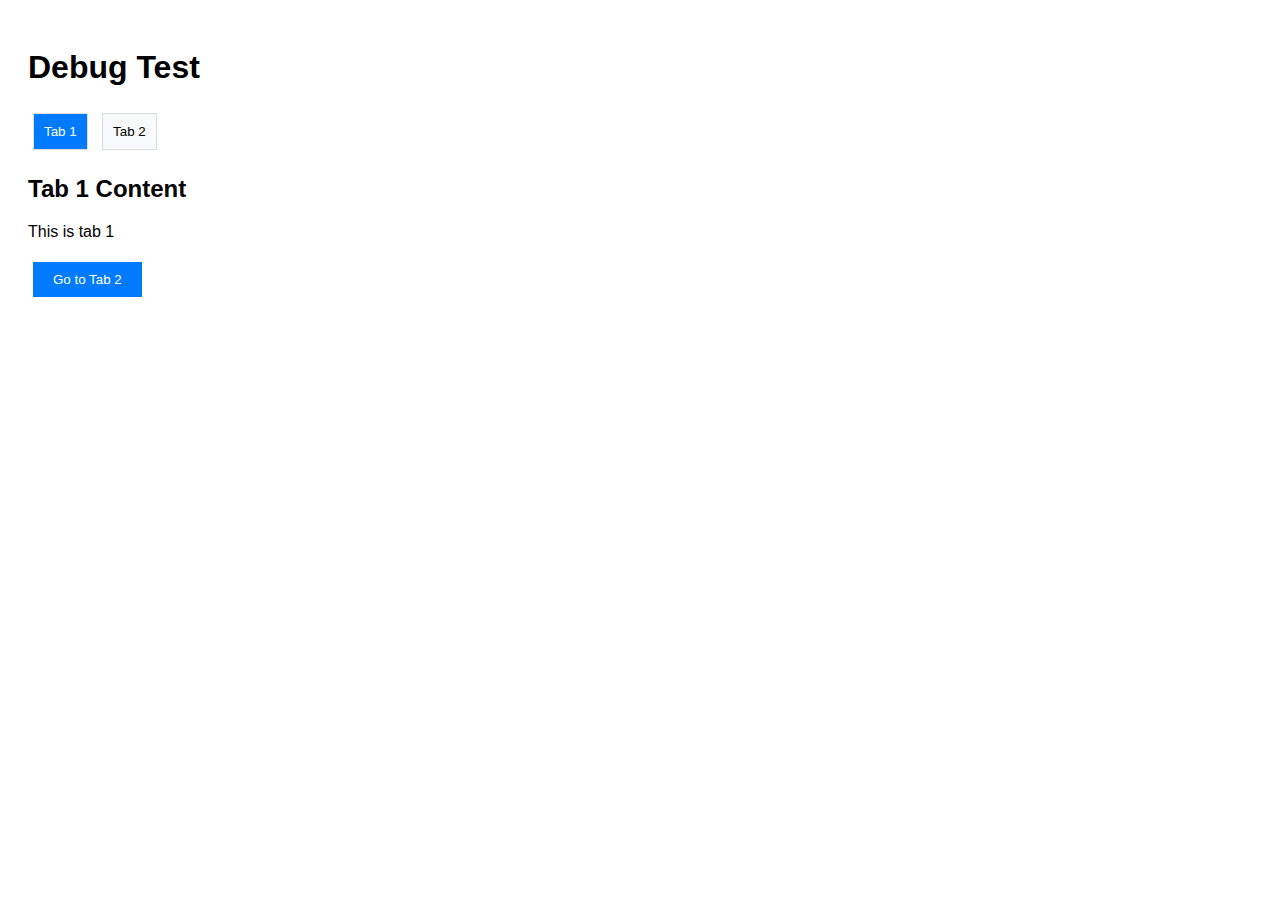
<file: debug-test.html>
<!DOCTYPE html>
<html lang="en">
<head>
    <meta charset="UTF-8">
    <meta name="viewport" content="width=device-width, initial-scale=1.0">
    <title>Debug Test</title>
    <style>
        body { font-family: Arial, sans-serif; padding: 20px; }
        .btn { padding: 10px 20px; background: #007bff; color: white; border: none; cursor: pointer; margin: 5px; }
        .tab-panel { display: none; }
        .tab-panel.active { display: block; }
        .nav-tab { padding: 10px; background: #f8f9fa; border: 1px solid #ddd; cursor: pointer; margin: 5px; }
        .nav-tab.active { background: #007bff; color: white; }
    </style>
</head>
<body>
    <h1>Debug Test</h1>
    
    <div>
        <button class="nav-tab active" onclick="showTab('tab1')">Tab 1</button>
        <button class="nav-tab" onclick="showTab('tab2')">Tab 2</button>
    </div>
    
    <div id="tab1" class="tab-panel active">
        <h2>Tab 1 Content</h2>
        <p>This is tab 1</p>
        <button class="btn" onclick="showTab('tab2')">Go to Tab 2</button>
    </div>
    
    <div id="tab2" class="tab-panel">
        <h2>Tab 2 Content</h2>
        <p>This is tab 2</p>
        <button class="btn" onclick="showTab('tab1')">Go to Tab 1</button>
    </div>

    <script>
        function showTab(tabName) {
            console.log('showTab called with:', tabName);
            
            // Hide all panels
            document.querySelectorAll('.tab-panel').forEach(panel => {
                panel.classList.remove('active');
            });
            
            // Remove active class from all tabs
            document.querySelectorAll('.nav-tab').forEach(tab => {
                tab.classList.remove('active');
            });
            
            // Show selected panel
            const targetPanel = document.getElementById(tabName);
            if (targetPanel) {
                targetPanel.classList.add('active');
                console.log('Activated panel:', tabName);
            } else {
                console.error('Panel not found:', tabName);
            }
            
            // Find and activate the correct tab
            const tabs = document.querySelectorAll('.nav-tab');
            const tabTexts = ['Tab 1', 'Tab 2'];
            const tabIds = ['tab1', 'tab2'];
            const tabIndex = tabIds.indexOf(tabName);
            
            if (tabs[tabIndex]) {
                tabs[tabIndex].classList.add('active');
                console.log('Activated tab:', tabIndex);
            }
        }
        
        console.log('Debug script loaded');
    </script>
</body>
</html>
</file>
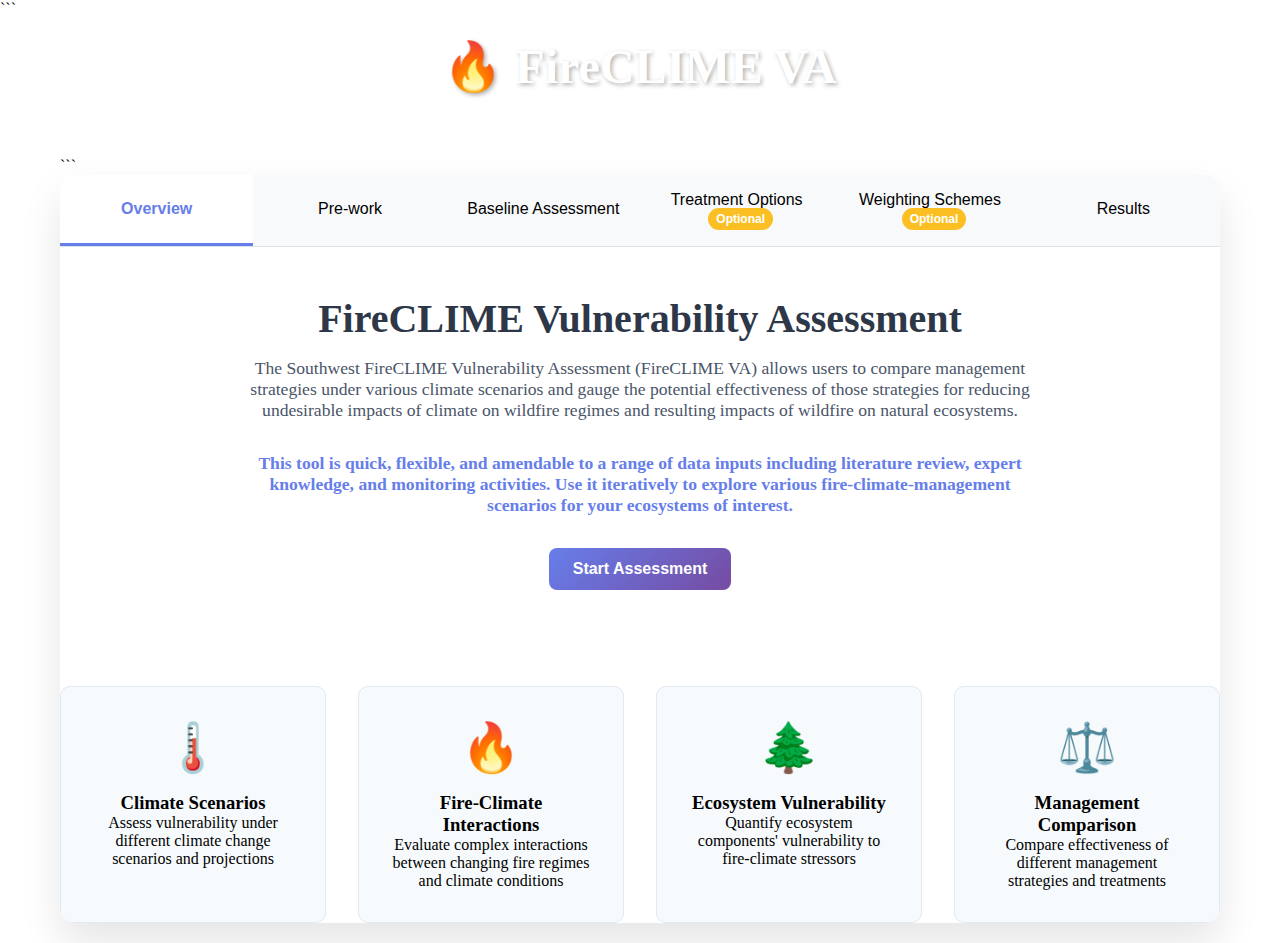
<file: test.html>
<!DOCTYPE html>

<html lang="en">
<head>
    <meta charset="UTF-8">
    <meta name="viewport" content="width=device-width, initial-scale=1.0">
    <title>FireClime VA - Ecosystem Risk Assessment</title>
    <style>
        * {
            margin: 0;
            padding: 0;
            box-sizing: border-box;
        }

```
    body {
        font-family: 'Segoe UI', Tahoma, Geneva, Verdana, sans-serif;
        line-height: 1.6;
        color: #333;
        background: linear-gradient(135deg, #667eea 0%, #764ba2 100%);
        min-height: 100vh;
    }

    .container {
        max-width: 1200px;
        margin: 0 auto;
        padding: 20px;
    }

    .header {
        text-align: center;
        color: white;
        margin-bottom: 2rem;
    }

    .header h1 {
        font-size: 3rem;
        margin-bottom: 0.5rem;
        text-shadow: 2px 2px 4px rgba(0,0,0,0.3);
    }

    .header .subtitle {
        font-size: 1.2rem;
        opacity: 0.9;
    }

    .main-content {
        background: white;
        border-radius: 15px;
        box-shadow: 0 20px 40px rgba(0,0,0,0.1);
        overflow: hidden;
    }

    .nav-tabs {
        display: flex;
        background: #f8f9fa;
        border-bottom: 1px solid #dee2e6;
    }

    .nav-tab {
        flex: 1;
        padding: 1rem;
        text-align: center;
        cursor: pointer;
        border: none;
        background: none;
        font-size: 1rem;
        transition: all 0.3s ease;
        border-bottom: 3px solid transparent;
    }

    .nav-tab:hover {
        background: #e9ecef;
    }

    .nav-tab.active {
        background: white;
        border-bottom-color: #667eea;
        color: #667eea;
        font-weight: 600;
    }

    .tab-content {
        padding: 2rem;
        min-height: 600px;
    }

    .tab-panel {
        display: none;
    }

    .tab-panel.active {
        display: block;
    }

    .hero-section {
        text-align: center;
        padding: 3rem 2rem;
    }

    .hero-section h2 {
        color: #2d3748;
        font-size: 2.5rem;
        margin-bottom: 1rem;
    }

    .hero-section p {
        font-size: 1.1rem;
        color: #4a5568;
        max-width: 800px;
        margin: 0 auto 2rem;
    }

    .feature-grid {
        display: grid;
        grid-template-columns: repeat(auto-fit, minmax(250px, 1fr));
        gap: 2rem;
        margin-top: 3rem;
    }

    .feature-card {
        background: #f7fafc;
        padding: 2rem;
        border-radius: 10px;
        text-align: center;
        border: 1px solid #e2e8f0;
        transition: transform 0.3s ease, box-shadow 0.3s ease;
    }

    .feature-card:hover {
        transform: translateY(-5px);
        box-shadow: 0 10px 25px rgba(0,0,0,0.1);
    }

    .feature-icon {
        font-size: 3rem;
        margin-bottom: 1rem;
    }

    .btn {
        display: inline-block;
        padding: 12px 24px;
        border-radius: 8px;
        text-decoration: none;
        font-weight: 600;
        transition: all 0.3s ease;
        border: none;
        cursor: pointer;
        font-size: 1rem;
    }

    .btn-primary {
        background: linear-gradient(135deg, #667eea 0%, #764ba2 100%);
        color: white;
    }

    .btn-primary:hover {
        transform: translateY(-2px);
        box-shadow: 0 5px 15px rgba(0,0,0,0.2);
    }

    .btn-secondary {
        background: #e2e8f0;
        color: #4a5568;
    }

    .btn-secondary:hover {
        background: #cbd5e0;
    }

    .module-section {
        margin-bottom: 2rem;
    }

    .module-header {
        background: linear-gradient(135deg, #667eea 0%, #764ba2 100%);
        color: white;
        padding: 1rem 1.5rem;
        border-radius: 8px 8px 0 0;
        margin-bottom: 0;
    }

    .module-content {
        background: #f8f9fa;
        padding: 1.5rem;
        border-radius: 0 0 8px 8px;
        border: 1px solid #dee2e6;
        border-top: none;
    }

    .form-group {
        margin-bottom: 1.5rem;
    }

    .form-label {
        display: block;
        margin-bottom: 0.5rem;
        font-weight: 600;
        color: #2d3748;
    }

    .form-input {
        width: 100%;
        padding: 0.75rem;
        border: 1px solid #cbd5e0;
        border-radius: 6px;
        font-size: 1rem;
        transition: border-color 0.3s ease;
    }

    .form-input:focus {
        outline: none;
        border-color: #667eea;
        box-shadow: 0 0 0 3px rgba(102, 126, 234, 0.1);
    }

    .form-grid {
        display: grid;
        grid-template-columns: repeat(auto-fit, minmax(200px, 1fr));
        gap: 1rem;
    }

    .progress-bar {
        background: #e2e8f0;
        border-radius: 10px;
        height: 8px;
        margin: 1rem 0;
        overflow: hidden;
    }

    .progress-fill {
        background: linear-gradient(135deg, #667eea 0%, #764ba2 100%);
        height: 100%;
        border-radius: 10px;
        transition: width 0.3s ease;
    }

    .results-summary {
        background: linear-gradient(135deg, #48bb78 0%, #38a169 100%);
        color: white;
        padding: 2rem;
        border-radius: 10px;
        text-align: center;
        margin-bottom: 2rem;
    }

    .risk-score {
        font-size: 3rem;
        font-weight: bold;
        margin-bottom: 0.5rem;
    }

    .risk-level {
        font-size: 1.2rem;
        opacity: 0.9;
    }

    .optional-badge {
        background: #fbbf24;
        color: white;
        padding: 0.25rem 0.5rem;
        border-radius: 12px;
        font-size: 0.75rem;
        font-weight: 600;
        margin-left: 0.5rem;
    }

    <script>
    // Global variables for data storage
    let assessmentData = {
        prework: {},
        baseline: {},
        treatments: [],
        weighting: {
            ecosystem: { vegetation: 25, species: 25, function: 25, disturbance: 25 },
            fire: { frequency: 25, intensity: 25, timing: 25, behavior: 25 }
        }
    };

    // Tab management
    function showTab(tabName) {
        // Hide all panels
        document.querySelectorAll('.tab-panel').forEach(panel => {
            panel.classList.remove('active');
        });
        
        // Remove active class from all tabs
        document.querySelectorAll('.nav-tab').forEach(tab => {
            tab.classList.remove('active');
        });
        
        // Show selected panel and activate tab
        document.getElementById(tabName).classList.add('active');
        event.target.classList.add('active');
        
        // Update progress when switching tabs
        updateProgress();
    }

    // Progress tracking
    function updateProgress() {
        const preworkInputs = document.querySelectorAll('#prework .form-input');
        const baselineInputs = document.querySelectorAll('#baseline .form-input');
        
        let preworkFilled = 0;
        preworkInputs.forEach(input => {
            if (input.value && input.value !== '') preworkFilled++;
        });
        
        let baselineFilled = 0;
        baselineInputs.forEach(input => {
            if (input.value && input.value !== '') baselineFilled++;
        });
        
        const preworkProgress = Math.round((preworkFilled / preworkInputs.length) * 100);
        const baselineProgress = Math.round((baselineFilled / baselineInputs.length) * 100);
        
        document.getElementById('prework-progress').textContent = preworkProgress + '%';
        document.getElementById('prework-bar').style.width = preworkProgress + '%';
        
        document.getElementById('baseline-progress').textContent = baselineProgress + '%';
        document.getElementById('baseline-bar').style.width = baselineProgress + '%';
    }

    // Risk calculation function
    function calculateRisk() {
        const baselineSelects = document.querySelectorAll('#baseline select');
        let ecosystemValues = [];
        let fireValues = [];
        
        baselineSelects.forEach((select, index) => {
            if (select.value) {
                if (index < 4) {
                    ecosystemValues.push(parseInt(select.value));
                } else {
                    fireValues.push(parseInt(select.value));
                }
            }
        });
        
        if (ecosystemValues.length > 0 && fireValues.length > 0) {
            const ecosystemRisk = ecosystemValues.reduce((a, b) => a + b, 0) / ecosystemValues.length;
            const fireRisk = fireValues.reduce((a, b) => a + b, 0) / fireValues.length;
            const overallRisk = (ecosystemRisk + fireRisk) / 2;
            
            // Update results
            document.getElementById('overall-risk-score').textContent = overallRisk.toFixed(1);
            
            let riskLevel = 'Low Risk';
            let riskColor = '#48bb78';
            if (overallRisk >= 4) {
                riskLevel = 'Very High Risk';
                riskColor = '#e53e3e';
            } else if (overallRisk >= 3.5) {
                riskLevel = 'High Risk';
                riskColor = '#e53e3e';
            } else if (overallRisk >= 2.5) {
                riskLevel = 'Moderate Risk';
                riskColor = '#d69e2e';
            } else if (overallRisk >= 1.5) {
                riskLevel = 'Low-Moderate Risk';
                riskColor = '#38a169';
            }
            
            document.getElementById('risk-level-text').textContent = riskLevel;
            document.querySelector('.results-summary').style.background = 
                `linear-gradient(135deg, ${riskColor} 0%, ${riskColor}dd 100%)`;
            
            // Update component scores
            updateComponentBreakdown(ecosystemRisk, fireRisk, overallRisk);
        }
    }

    // Update component breakdown
    function updateComponentBreakdown(ecosystemRisk, fireRisk, overallRisk) {
        const components = [
            { name: 'Ecosystem Risk', value: ecosystemRisk, color: '#667eea' },
            { name: 'Fire Risk', value: fireRisk, color: '#e53e3e' },
            { name: 'Climate Vulnerability', value: overallRisk, color: '#d69e2e' }
        ];
        
        const resultsGrid = document.querySelector('.form-grid');
        if (resultsGrid) {
            resultsGrid.innerHTML = '';
            components.forEach(comp => {
                const div = document.createElement('div');
                div.style.cssText = 'text-align: center; padding: 1rem; background: white; border-radius: 8px; box-shadow: 0 2px 4px rgba(0,0,0,0.1);';
                div.innerHTML = `
                    <h4>${comp.name}</h4>
                    <div style="font-size: 2rem; color: ${comp.color}; font-weight: bold;">${comp.value.toFixed(1)}</div>
                    <div style="color: #4a5568;">${getRiskLevel(comp.value)}</div>
                `;
                resultsGrid.appendChild(div);
            });
        }
    }

    // Get risk level text
    function getRiskLevel(value) {
        if (value >= 4) return 'Very High';
        if (value >= 3.5) return 'High';
        if (value >= 2.5) return 'Moderate';
        if (value >= 1.5) return 'Low-Moderate';
        return 'Low';
    }

    // Weight management
    function updateWeight(component, value) {
        document.getElementById(`${component}-weight`).textContent = value;
        
        // Calculate totals
        const ecoWeights = ['veg', 'species', 'soil', 'hydro'].map(c => 
            parseInt(document.getElementById(`${c}-weight`).textContent)
        );
        const fireWeights = ['freq', 'intensity', 'seasonal', 'fuel'].map(c => 
            parseInt(document.getElementById(`${c}-weight`).textContent)
        );
        
        const totalEco = ecoWeights.reduce((a, b) => a + b, 0);
        const totalFire = fireWeights.reduce((a, b) => a + b, 0);
        
        document.getElementById('total-eco-weight').textContent = totalEco;
        document.getElementById('total-fire-weight').textContent = totalFire;
    }

    // Reset weights to default
    function resetWeights() {
        const components = ['veg', 'species', 'soil', 'hydro', 'freq', 'intensity', 'seasonal', 'fuel'];
        components.forEach(comp => {
            const slider = document.querySelector(`input[onchange*="${comp}"]`);
            if (slider) {
                slider.value = 25;
                updateWeight(comp, 25);
            }
        });
    }

    // Add treatment scenario
    let treatmentCount = 1;
    function addTreatmentScenario() {
        if (treatmentCount >= 3) {
            alert('Maximum of 3 treatment scenarios allowed');
            return;
        }
        
        treatmentCount++;
        const container = document.getElementById('treatment-scenarios');
        const newScenario = document.createElement('div');
        newScenario.className = 'treatment-scenario';
        newScenario.innerHTML = `
            <h4>Treatment Scenario ${treatmentCount}</h4>
            <div class="form-grid">
                <div class="form-group">
                    <label class="form-label">Treatment Type</label>
                    <select class="form-input">
                        <option>Select treatment</option>
                        <option>Prescribed Burning</option>
                        <option>Mechanical Thinning</option>
                        <option>Fuel Reduction</option>
                        <option>Species Management</option>
                        <option>No Action</option>
                        <option>Combined Approach</option>
                    </select>
                </div>
                <div class="form-group">
                    <label class="form-label">Treatment Intensity</label>
                    <select class="form-input">
                        <option>Select intensity</option>
                        <option value="1">Light (1)</option>
                        <option value="2">Moderate (2)</option>
                        <option value="3">Heavy (3)</option>
                    </select>
                </div>
                <div class="form-group">
                    <label class="form-label">Expected Effectiveness</label>
                    <select class="form-input">
                        <option>Select effectiveness</option>
                        <option value="1">Low (1)</option>
                        <option value="2">Moderate (2)</option>
                        <option value="3">High (3)</option>
                        <option value="4">Very High (4)</option>
                    </select>
                </div>
                <div class="form-group">
                    <label class="form-label">Implementation Cost</label>
                    <select class="form-input">
                        <option>Select cost level</option>
                        <option value="1">Low (1)</option>
                        <option value="2">Moderate (2)</option>
                        <option value="3">High (3)</option>
                        <option value="4">Very High (4)</option>
                    </select>
                </div>
            </div>
            <div class="form-group">
                <label class="form-label">Treatment Description</label>
                <textarea class="form-input" rows="2" placeholder="Describe the treatment approach and expected outcomes"></textarea>
            </div>
        `;
        container.appendChild(newScenario);
    }

    // Export results
    function exportResults() {
        const data = {
            assessmentData,
            timestamp: new Date().toISOString(),
            riskScore: document.getElementById('overall-risk-score').textContent,
            riskLevel: document.getElementById('risk-level-text').textContent
        };
        
        const blob = new Blob([JSON.stringify(data, null, 2)], {type: 'application/json'});
        const url = URL.createObjectURL(blob);
        const a = document.createElement('a');
        a.href = url;
        a.download = 'fireclime-va-results.json';
        a.click();
        URL.revokeObjectURL(url);
    }

    // Initialize on page load
    document.addEventListener('DOMContentLoaded', function() {
        // Set up event listeners for all form inputs
        document.querySelectorAll('.form-input').forEach(input => {
            input.addEventListener('change', function() {
                updateProgress();
                calculateRisk();
            });
        });
        
        // Set today's date for assessment date
        const dateInput = document.querySelector('input[type="date"]');
        if (dateInput) {
            dateInput.value = new Date().toISOString().split('T')[0];
        }
    });
    </script>
</style>
```

</head>
<body>
    <div class="container">
        <div class="header">
            <h1>🔥 FireCLIME VA</h1>
            <div class="subtitle">Southwest FireCLIME Vulnerability Assessment Tool v3.1</div>
        </div>

```
    <div class="main-content">
        <div class="nav-tabs">
            <button class="nav-tab active" onclick="showTab('overview')">Overview</button>
            <button class="nav-tab" onclick="showTab('prework')">Pre-work</button>
            <button class="nav-tab" onclick="showTab('baseline')">Baseline Assessment</button>
            <button class="nav-tab" onclick="showTab('treatments')">Treatment Options <span class="optional-badge">Optional</span></button>
            <button class="nav-tab" onclick="showTab('weighting')">Weighting Schemes <span class="optional-badge">Optional</span></button>
            <button class="nav-tab" onclick="showTab('results')">Results</button>
        </div>

        <!-- Overview Tab -->
        <div id="overview" class="tab-panel active">
            <div class="hero-section">
                <h2>FireCLIME Vulnerability Assessment</h2>
                <p>The Southwest FireCLIME Vulnerability Assessment (FireCLIME VA) allows users to compare management strategies under various climate scenarios and gauge the potential effectiveness of those strategies for reducing undesirable impacts of climate on wildfire regimes and resulting impacts of wildfire on natural ecosystems.</p>
                
                <p style="font-weight: 600; color: #667eea;">This tool is quick, flexible, and amendable to a range of data inputs including literature review, expert knowledge, and monitoring activities. Use it iteratively to explore various fire-climate-management scenarios for your ecosystems of interest.</p>
                
                <button class="btn btn-primary" onclick="showTab('prework')">Start Assessment</button>
            </div>

            <div class="feature-grid">
                <div class="feature-card">
                    <div class="feature-icon">🌡️</div>
                    <h3>Climate Scenarios</h3>
                    <p>Assess vulnerability under different climate change scenarios and projections</p>
                </div>
                <div class="feature-card">
                    <div class="feature-icon">🔥</div>
                    <h3>Fire-Climate Interactions</h3>
                    <p>Evaluate complex interactions between changing fire regimes and climate conditions</p>
                </div>
                <div class="feature-card">
                    <div class="feature-icon">🌲</div>
                    <h3>Ecosystem Vulnerability</h3>
                    <p>Quantify ecosystem components' vulnerability to fire-climate stressors</p>
                </div>
                <div class="feature-card">
                    <div class="feature-icon">⚖️</div>
                    <h3>Management Comparison</h3>
                    <p>Compare effectiveness of different management strategies and treatments</p>
                </div>
            </div>
        </div>

        <!-- Pre-work Tab -->
        <div id="prework" class="tab-panel">
            <div class="module-section">
                <div class="module-header">
                    <h3>Pre-work Module</h3>
                    <div>Progress: <span id="prework-progress">0%</span></div>
                </div>
                <div class="progress-bar">
                    <div class="progress-fill" style="width: 0%" id="prework-bar"></div>
                </div>
                <div class="module-content">
                    <div class="form-grid">
                        <div class="form-group">
                            <label class="form-label">Site Name</label>
                            <input type="text" class="form-input" placeholder="Enter site name">
                        </div>
                        <div class="form-group">
                            <label class="form-label">Assessor Name</label>
                            <input type="text" class="form-input" placeholder="Your name">
                        </div>
                        <div class="form-group">
                            <label class="form-label">Assessment Date</label>
                            <input type="date" class="form-input">
                        </div>
                        <div class="form-group">
                            <label class="form-label">Ecosystem Type</label>
                            <select class="form-input">
                                <option>Select ecosystem type</option>
                                <option>Forest</option>
                                <option>Grassland</option>
                                <option>Shrubland</option>
                                <option>Wetland</option>
                                <option>Mixed</option>
                            </select>
                        </div>
                    </div>
                    
                    <div class="form-group">
                        <label class="form-label">Site Description</label>
                        <textarea class="form-input" rows="3" placeholder="Describe the site location, key characteristics, and assessment objectives"></textarea>
                    </div>

                    <div class="form-group">
                        <label class="form-label">Climate Zone</label>
                        <select class="form-input">
                            <option>Select climate zone</option>
                            <option>Mediterranean</option>
                            <option>Temperate</option>
                            <option>Subtropical</option>
                            <option>Arid/Semi-arid</option>
                            <option>Continental</option>
                        </select>
                    </div>

                    <button class="btn btn-primary" onclick="showTab('baseline')">Continue to Baseline Assessment</button>
                </div>
            </div>
        </div>

        <!-- Baseline Assessment Tab -->
        <div id="baseline" class="tab-panel">
            <div class="module-section">
                <div class="module-header">
                    <h3>Baseline Ecosystem & Fire Response Assessment</h3>
                    <div>Progress: <span id="baseline-progress">0%</span></div>
                </div>
                <div class="progress-bar">
                    <div class="progress-fill" style="width: 0%" id="baseline-bar"></div>
                </div>
                <div class="module-content">
                    <h4>Ecosystem Response Components</h4>
                    <div class="form-grid">
                        <div class="form-group">
                            <label class="form-label">Vegetation Type/Structure Response</label>
                            <select class="form-input" onchange="calculateRisk()">
                                <option value="">Select response level</option>
                                <option value="1">Highly Resilient (1)</option>
                                <option value="2">Moderately Resilient (2)</option>
                                <option value="3">Neutral/Variable (3)</option>
                                <option value="4">Moderately Vulnerable (4)</option>
                                <option value="5">Highly Vulnerable (5)</option>
                            </select>
                        </div>
                        <div class="form-group">
                            <label class="form-label">Species Composition Response</label>
                            <select class="form-input" onchange="calculateRisk()">
                                <option value="">Select response level</option>
                                <option value="1">Highly Resilient (1)</option>
                                <option value="2">Moderately Resilient (2)</option>
                                <option value="3">Neutral/Variable (3)</option>
                                <option value="4">Moderately Vulnerable (4)</option>
                                <option value="5">Highly Vulnerable (5)</option>
                            </select>
                        </div>
                        <div class="form-group">
                            <label class="form-label">Ecosystem Function Response</label>
                            <select class="form-input" onchange="calculateRisk()">
                                <option value="">Select response level</option>
                                <option value="1">Highly Resilient (1)</option>
                                <option value="2">Moderately Resilient (2)</option>
                                <option value="3">Neutral/Variable (3)</option>
                                <option value="4">Moderately Vulnerable (4)</option>
                                <option value="5">Highly Vulnerable (5)</option>
                            </select>
                        </div>
                        <div class="form-group">
                            <label class="form-label">Disturbance Response</label>
                            <select class="form-input" onchange="calculateRisk()">
                                <option value="">Select response level</option>
                                <option value="1">Highly Resilient (1)</option>
                                <option value="2">Moderately Resilient (2)</option>
                                <option value="3">Neutral/Variable (3)</option>
                                <option value="4">Moderately Vulnerable (4)</option>
                                <option value="5">Highly Vulnerable (5)</option>
                            </select>
                        </div>
                    </div>

                    <h4 style="margin-top: 2rem;">Fire Response Components</h4>
                    <div class="form-grid">
                        <div class="form-group">
                            <label class="form-label">Fire Frequency Response</label>
                            <select class="form-input" onchange="calculateRisk()">
                                <option value="">Select frequency response</option>
                                <option value="1">Highly Adapted (1)</option>
                                <option value="2">Well Adapted (2)</option>
                                <option value="3">Moderately Adapted (3)</option>
                                <option value="4">Poorly Adapted (4)</option>
                                <option value="5">Not Adapted (5)</option>
                            </select>
                        </div>
                        <div class="form-group">
                            <label class="form-label">Fire Intensity Response</label>
                            <select class="form-input" onchange="calculateRisk()">
                                <option value="">Select intensity response</option>
                                <option value="1">Highly Tolerant (1)</option>
                                <option value="2">Moderately Tolerant (2)</option>
                                <option value="3">Neutral (3)</option>
                                <option value="4">Moderately Intolerant (4)</option>
                                <option value="5">Highly Intolerant (5)</option>
                            </select>
                        </div>
                        <div class="form-group">
                            <label class="form-label">Fire Timing/Seasonality Response</label>
                            <select class="form-input" onchange="calculateRisk()">
                                <option value="">Select timing response</option>
                                <option value="1">Highly Flexible (1)</option>
                                <option value="2">Moderately Flexible (2)</option>
                                <option value="3">Neutral (3)</option>
                                <option value="4">Moderately Sensitive (4)</option>
                                <option value="5">Highly Sensitive (5)</option>
                            </select>
                        </div>
                        <div class="form-group">
                            <label class="form-label">Fire Type/Behavior Response</label>
                            <select class="form-input" onchange="calculateRisk()">
                                <option value="">Select behavior response</option>
                                <option value="1">Highly Adaptable (1)</option>
                                <option value="2">Moderately Adaptable (2)</option>
                                <option value="3">Neutral (3)</option>
                                <option value="4">Moderately Vulnerable (4)</option>
                                <option value="5">Highly Vulnerable (5)</option>
                            </select>
                        </div>
                    </div>

                    <div class="form-group">
                        <label class="form-label">Additional Notes</label>
                        <textarea class="form-input" rows="3" placeholder="Record any additional observations or context for your assessments"></textarea>
                    </div>

                    <button class="btn btn-secondary" onclick="showTab('prework')">← Previous</button>
                    <button class="btn btn-primary" onclick="showTab('treatments')" style="margin-left: 1rem;">Continue to Treatment Options</button>
                </div>
            </div>
        </div>

        <!-- Treatment Options Tab -->
        <div id="treatments" class="tab-panel">
            <div class="module-section">
                <div class="module-header">
                    <h3>Treatment Options Comparison <span class="optional-badge">Optional</span></h3>
                    <div>Progress: <span id="treatments-progress">0%</span></div>
                </div>
                <div class="progress-bar">
                    <div class="progress-fill" style="width: 0%" id="treatments-bar"></div>
                </div>
                <div class="module-content">
                    <p style="margin-bottom: 2rem; color: #4a5568;">Compare different management treatments and their potential impacts on fire-climate risk. You can evaluate up to 3 different treatment scenarios.</p>

                    <div id="treatment-scenarios">
                        <div class="treatment-scenario">
                            <h4>Treatment Scenario 1</h4>
                            <div class="form-grid">
                                <div class="form-group">
                                    <label class="form-label">Treatment Type</label>
                                    <select class="form-input">
                                        <option>Select treatment</option>
                                        <option>Prescribed Burning</option>
                                        <option>Mechanical Thinning</option>
                                        <option>Fuel Reduction</option>
                                        <option>Species Management</option>
                                        <option>No Action</option>
                                        <option>Combined Approach</option>
                                    </select>
                                </div>
                                <div class="form-group">
                                    <label class="form-label">Treatment Intensity</label>
                                    <select class="form-input">
                                        <option>Select intensity</option>
                                        <option value="1">Light (1)</option>
                                        <option value="2">Moderate (2)</option>
                                        <option value="3">Heavy (3)</option>
                                    </select>
                                </div>
                                <div class="form-group">
                                    <label class="form-label">Expected Effectiveness</label>
                                    <select class="form-input">
                                        <option>Select effectiveness</option>
                                        <option value="1">Low (1)</option>
                                        <option value="2">Moderate (2)</option>
                                        <option value="3">High (3)</option>
                                        <option value="4">Very High (4)</option>
                                    </select>
                                </div>
                                <div class="form-group">
                                    <label class="form-label">Implementation Cost</label>
                                    <select class="form-input">
                                        <option>Select cost level</option>
                                        <option value="1">Low (1)</option>
                                        <option value="2">Moderate (2)</option>
                                        <option value="3">High (3)</option>
                                        <option value="4">Very High (4)</option>
                                    </select>
                                </div>
                            </div>
                            <div class="form-group">
                                <label class="form-label">Treatment Description</label>
                                <textarea class="form-input" rows="2" placeholder="Describe the treatment approach and expected outcomes"></textarea>
                            </div>
                        </div>
                    </div>

                    <button class="btn btn-secondary" onclick="addTreatmentScenario()">+ Add Another Scenario</button>

                    <div style="margin-top: 2rem;">
                        <button class="btn btn-secondary" onclick="showTab('baseline')">← Previous</button>
                        <button class="btn btn-primary" onclick="showTab('weighting')" style="margin-left: 1rem;">Continue to Weighting</button>
                    </div>
                </div>
            </div>
        </div>

        <!-- Weighting Schemes Tab -->
        <div id="weighting" class="tab-panel">
            <div class="module-section">
                <div class="module-header">
                    <h3>Weighting Schemes <span class="optional-badge">Optional</span></h3>
                    <div>Progress: <span id="weighting-progress">0%</span></div>
                </div>
                <div class="progress-bar">
                    <div class="progress-fill" style="width: 0%" id="weighting-bar"></div>
                </div>
                <div class="module-content">
                    <p style="margin-bottom: 2rem; color: #4a5568;">Adjust the relative importance of different assessment components based on your management priorities and site-specific conditions.</p>

                    <h4>Ecosystem Component Weights</h4>
                    <div class="form-grid">
                        <div class="form-group">
                            <label class="form-label">Vegetation Structure (%) <span id="veg-weight">25</span></label>
                            <input type="range" class="form-input" min="0" max="100" value="25" onchange="updateWeight('veg', this.value)">
                        </div>
                        <div class="form-group">
                            <label class="form-label">Species Composition (%) <span id="species-weight">25</span></label>
                            <input type="range" class="form-input" min="0" max="100" value="25" onchange="updateWeight('species', this.value)">
                        </div>
                        <div class="form-group">
                            <label class="form-label">Soil Stability (%) <span id="soil-weight">25</span></label>
                            <input type="range" class="form-input" min="0" max="100" value="25" onchange="updateWeight('soil', this.value)">
                        </div>
                        <div class="form-group">
                            <label class="form-label">Hydrological Function (%) <span id="hydro-weight">25</span></label>
                            <input type="range" class="form-input" min="0" max="100" value="25" onchange="updateWeight('hydro', this.value)">
                        </div>
                    </div>

                    <h4 style="margin-top: 2rem;">Fire Component Weights</h4>
                    <div class="form-grid">
                        <div class="form-group">
                            <label class="form-label">Fire Frequency (%) <span id="freq-weight">25</span></label>
                            <input type="range" class="form-input" min="0" max="100" value="25" onchange="updateWeight('freq', this.value)">
                        </div>
                        <div class="form-group">
                            <label class="form-label">Fire Intensity (%) <span id="intensity-weight">25</span></label>
                            <input type="range" class="form-input" min="0" max="100" value="25" onchange="updateWeight('intensity', this.value)">
                        </div>
                        <div class="form-group">
                            <label class="form-label">Seasonal Risk (%) <span id="seasonal-weight">25</span></label>
                            <input type="range" class="form-input" min="0" max="100" value="25" onchange="updateWeight('seasonal', this.value)">
                        </div>
                        <div class="form-group">
                            <label class="form-label">Fuel Load (%) <span id="fuel-weight">25</span></label>
                            <input type="range" class="form-input" min="0" max="100" value="25" onchange="updateWeight('fuel', this.value)">
                        </div>
                    </div>

                    <div style="background: #e2e8f0; padding: 1rem; border-radius: 6px; margin: 1rem 0;">
                        <strong>Total Ecosystem Weight: <span id="total-eco-weight">100</span>%</strong><br>
                        <strong>Total Fire Weight: <span id="total-fire-weight">100</span>%</strong>
                    </div>

                    <button class="btn btn-secondary" onclick="resetWeights()">Reset to Default</button>

                    <div style="margin-top: 2rem;">
                        <button class="btn btn-secondary" onclick="showTab('treatments')">← Previous</button>
                        <button class="btn btn-primary" onclick="showTab('results')">View Results</button>
                    </div>
                </div>
            </div>
        </div>

        <!-- Results Tab -->
        <div id="results" class="tab-panel">
            <div class="results-summary">
                <div class="risk-score" id="overall-risk-score">3.2</div>
                <div class="risk-level" id="risk-level-text">Moderate Risk</div>
                <p style="margin-top: 1rem; opacity: 0.9;">Overall Fire-Climate Interaction Risk Score</p>
            </div>

            <div class="module-section">
                <div class="module-header">
                    <h3>Detailed Results Analysis</h3>
                </div>
                <div class="module-content">
                    <div class="form-grid">
                        <div style="text-align: center; padding: 1rem; background: white; border-radius: 8px; box-shadow: 0 2px 4px rgba(0,0,0,0.1);">
                            <h4>Ecosystem Risk</h4>
                            <div style="font-size: 2rem; color: #667eea; font-weight: bold;">2.8</div>
                            <div style="color: #4a5568;">Moderate</div>
                        </div>
                        <div style="text-align: center; padding: 1rem; background: white; border-radius: 8px; box-shadow: 0 2px 4px rgba(0,0,0,0.1);">
                            <h4>Fire Risk</h4>
                            <div style="font-size: 2rem; color: #e53e3e; font-weight: bold;">3.6</div>
                            <div style="color: #4a5568;">High</div>
                        </div>
                        <div style="text-align: center; padding: 1rem; background: white; border-radius: 8px; box-shadow: 0 2px 4px rgba(0,0,0,0.1);">
                            <h4>Climate Vulnerability</h4>
                            <div style="font-size: 2rem; color: #d69e2e; font-weight: bold;">3.1</div>
                            <div style="color: #4a5568;">Moderate-High</div>
                        </div>
                    </div>

                    <div style="margin-top: 2rem;">
                        <h4>Assessment Summary</h4>
                        <div id="assessment-notes" style="background: #f8f9fa; padding: 1rem; border-radius: 8px; margin: 1rem 0;">
                            <p><strong>Key Findings:</strong></p>
                            <ul id="findings-list">
                                <li>Complete baseline assessment to generate findings</li>
                            </ul>
                        </div>
                        
                        <h4>Management Recommendations</h4>
                        <div id="recommendations" style="background: #e8f5e8; padding: 1rem; border-radius: 8px; margin: 1rem 0;">
                            <p id="recommendation-text">Complete vulnerability assessment to receive specific management recommendations based on your ecosystem's risk profile.</p>
                        </div>
                        
                        <div style="text-align: center; margin-top: 2rem;">
                            <button class="btn btn-primary" onclick="exportResults()" style="margin-right: 1rem;">📊 Export Results</button>
                            <button class="btn btn-secondary" onclick="window.print()">🖨️ Print Report</button>
                        </div>
                    </div>
                    <div style="font-size: 2rem; color: #d69e2e; font-weight: bold;">-</div>
                                <div style="color: #4a5568;">Complete baseline assessment</div>
                            </div>
                        </div>

                        <div style="margin-top: 2rem;">
                            <h4>Assessment Summary</h4>
                            <div id="assessment-notes" style="background: #f8f9fa; padding: 1rem; border-radius: 8px; margin: 1rem 0;">
                                <p><strong>Key Findings:</strong></p>
                                <ul id="findings-list">
                                    <li>Complete baseline assessment to generate findings</li>
                                </ul>
                            </div>
                            
                            <h4>Management Recommendations</h4>
                            <div id="recommendations" style="background: #e8f5e8; padding: 1rem; border-radius: 8px; margin: 1rem 0;">
                                <p id="recommendation-text">Complete vulnerability assessment to receive specific management recommendations based on your ecosystem's risk profile.</p>
                            </div>
                            
                            <div style="text-align: center; margin-top: 2rem;">
                                <button class="btn btn-primary" onclick="exportResults()" style="margin-right: 1rem;">📊 Export Results</button>
                                <button class="btn btn-secondary" onclick="window.print()">🖨️ Print Report</button>
                            </div>
                        </div>
                    </div>
                </div>
            </div>
        </div>
    </div>

    <script>
        // Global variables for data storage
        let assessmentData = {
            prework: {},
            baseline: {},
            treatments: [],
            weighting: {
                ecosystem: { vegetation: 25, species: 25, function: 25, disturbance: 25 },
                fire: { frequency: 25, intensity: 25, timing: 25, behavior: 25 }
            }
        };

        // Tab management
        function showTab(tabName) {
            // Hide all panels
            document.querySelectorAll('.tab-panel').forEach(panel => {
                panel.classList.remove('active');
            });
            
            // Remove active class from all tabs
            document.querySelectorAll('.nav-tab').forEach(tab => {
                tab.classList.remove('active');
            });
            
            // Show selected panel and activate tab
            document.getElementById(tabName).classList.add('active');
            
            // Find and activate the clicked tab
            const tabs = document.querySelectorAll('.nav-tab');
            tabs.forEach((tab, index) => {
                if ((index === 0 && tabName === 'overview') ||
                    (index === 1 && tabName === 'prework') ||
                    (index === 2 && tabName === 'baseline') ||
                    (index === 3 && tabName === 'treatments') ||
                    (index === 4 && tabName === 'weighting') ||
                    (index === 5 && tabName === 'results')) {
                    tab.classList.add('active');
                }
            });
            
            // Update progress when switching tabs
            updateProgress();
        }

        // Progress tracking
        function updateProgress() {
            const preworkInputs = document.querySelectorAll('#prework .form-input');
            const baselineInputs = document.querySelectorAll('#baseline .form-input');
            
            let preworkFilled = 0;
            preworkInputs.forEach(input => {
                if (input.value && input.value !== '') preworkFilled++;
            });
            
            let baselineFilled = 0;
            baselineInputs.forEach(input => {
                if (input.value && input.value !== '') baselineFilled++;
            });
            
            const preworkProgress = preworkInputs.length > 0 ? Math.round((preworkFilled / preworkInputs.length) * 100) : 0;
            const baselineProgress = baselineInputs.length > 0 ? Math.round((baselineFilled / baselineInputs.length) * 100) : 0;
            
            if (document.getElementById('prework-progress')) {
                document.getElementById('prework-progress').textContent = preworkProgress + '%';
            }
            if (document.getElementById('prework-bar')) {
                document.getElementById('prework-bar').style.width = preworkProgress + '%';
            }
            
            if (document.getElementById('baseline-progress')) {
                document.getElementById('baseline-progress').textContent = baselineProgress + '%';
            }
            if (document.getElementById('baseline-bar')) {
                document.getElementById('baseline-bar').style.width = baselineProgress + '%';
            }
        }

        // Risk calculation function
        function calculateRisk() {
            const baselineSelects = document.querySelectorAll('#baseline select');
            let ecosystemValues = [];
            let fireValues = [];
            
            baselineSelects.forEach((select, index) => {
                if (select.value) {
                    if (index < 4) {
                        ecosystemValues.push(parseInt(select.value));
                    } else {
                        fireValues.push(parseInt(select.value));
                    }
                }
            });
            
            if (ecosystemValues.length > 0 && fireValues.length > 0) {
                const ecosystemRisk = ecosystemValues.reduce((a, b) => a + b, 0) / ecosystemValues.length;
                const fireRisk = fireValues.reduce((a, b) => a + b, 0) / fireValues.length;
                const overallRisk = (ecosystemRisk + fireRisk) / 2;
                
                // Update results
                document.getElementById('overall-risk-score').textContent = overallRisk.toFixed(1);
                
                let riskLevel = 'Low Risk';
                let riskColor = '#48bb78';
                if (overallRisk >= 4) {
                    riskLevel = 'Very High Risk';
                    riskColor = '#e53e3e';
                } else if (overallRisk >= 3.5) {
                    riskLevel = 'High Risk';
                    riskColor = '#e53e3e';
                } else if (overallRisk >= 2.5) {
                    riskLevel = 'Moderate Risk';
                    riskColor = '#d69e2e';
                } else if (overallRisk >= 1.5) {
                    riskLevel = 'Low-Moderate Risk';
                    riskColor = '#38a169';
                }
                
                document.getElementById('risk-level-text').textContent = riskLevel;
                document.querySelector('.results-summary').style.background = 
                    `linear-gradient(135deg, ${riskColor} 0%, ${riskColor}dd 100%)`;
                
                // Update component scores
                updateComponentBreakdown(ecosystemRisk, fireRisk, overallRisk);
                updateRecommendations(overallRisk, ecosystemRisk, fireRisk);
            }
        }

        // Update component breakdown
        function updateComponentBreakdown(ecosystemRisk, fireRisk, overallRisk) {
            const resultsGrid = document.getElementById('results-grid');
            if (resultsGrid) {
                resultsGrid.innerHTML = `
                    <div style="text-align: center; padding: 1rem; background: white; border-radius: 8px; box-shadow: 0 2px 4px rgba(0,0,0,0.1);">
                        <h4>Ecosystem Risk</h4>
                        <div style="font-size: 2rem; color: #667eea; font-weight: bold;">${ecosystemRisk.toFixed(1)}</div>
                        <div style="color: #4a5568;">${getRiskLevel(ecosystemRisk)}</div>
                    </div>
                    <div style="text-align: center; padding: 1rem; background: white; border-radius: 8px; box-shadow: 0 2px 4px rgba(0,0,0,0.1);">
                        <h4>Fire Risk</h4>
                        <div style="font-size: 2rem; color: #e53e3e; font-weight: bold;">${fireRisk.toFixed(1)}</div>
                        <div style="color: #4a5568;">${getRiskLevel(fireRisk)}</div>
                    </div>
                    <div style="text-align: center; padding: 1rem; background: white; border-radius: 8px; box-shadow: 0 2px 4px rgba(0,0,0,0.1);">
                        <h4>Overall Vulnerability</h4>
                        <div style="font-size: 2rem; color: #d69e2e; font-weight: bold;">${overallRisk.toFixed(1)}</div>
                        <div style="color: #4a5568;">${getRiskLevel(overallRisk)}</div>
                    </div>
                `;
            }
        }

        // Get risk level text
        function getRiskLevel(value) {
            if (value >= 4) return 'Very High';
            if (value >= 3.5) return 'High';
            if (value >= 2.5) return 'Moderate';
            if (value >= 1.5) return 'Low-Moderate';
            return 'Low';
        }

        // Update recommendations based on risk scores
        function updateRecommendations(overallRisk, ecosystemRisk, fireRisk) {
            let recommendations = '';
            let findings = [];

            if (overallRisk >= 4) {
                recommendations = 'Immediate action recommended. Consider intensive management interventions to reduce vulnerability.';
                findings.push('Very high vulnerability to fire-climate interactions');
                findings.push('Multiple ecosystem components show high stress indicators');
            } else if (overallRisk >= 3.5) {
                recommendations = 'High priority for management attention. Implement targeted treatments to address key vulnerabilities.';
                findings.push('High vulnerability requires proactive management');
                findings.push('Focus on most vulnerable ecosystem components');
            } else if (overallRisk >= 2.5) {
                recommendations = 'Monitor closely and consider preventive management actions. Good candidate for adaptive management.';
                findings.push('Moderate vulnerability with mixed resilience indicators');
                findings.push('Opportunity for preventive management strategies');
            } else {
                recommendations = 'Low vulnerability indicates good resilience. Continue monitoring and maintain current management practices.';
                findings.push('Good resilience to fire-climate interactions');
                findings.push('Current conditions appear stable');
            }

            document.getElementById('recommendation-text').textContent = recommendations;
            
            const findingsList = document.getElementById('findings-list');
            findingsList.innerHTML = '';
            findings.forEach(finding => {
                const li = document.createElement('li');
                li.textContent = finding;
                findingsList.appendChild(li);
            });
        }

        // Weight management
        function updateWeight(component, value) {
            document.getElementById(`${component}-weight`).textContent = value;
            
            // Calculate totals
            const ecoComponents = ['veg', 'species', 'soil', 'hydro'];
            const fireComponents = ['freq', 'intensity', 'seasonal', 'fuel'];
            
            let totalEco = 0;
            let totalFire = 0;
            
            ecoComponents.forEach(c => {
                const element = document.getElementById(`${c}-weight`);
                if (element) {
                    totalEco += parseInt(element.textContent);
                }
            });
            
            fireComponents.forEach(c => {
                const element = document.getElementById(`${c}-weight`);
                if (element) {
                    totalFire += parseInt(element.textContent);
                }
            });
            
            if (document.getElementById('total-eco-weight')) {
                document.getElementById('total-eco-weight').textContent = totalEco;
            }
            if (document.getElementById('total-fire-weight')) {
                document.getElementById('total-fire-weight').textContent = totalFire;
            }
        }

        // Reset weights to default
        function resetWeights() {
            const components = ['veg', 'species', 'soil', 'hydro', 'freq', 'intensity', 'seasonal', 'fuel'];
            components.forEach(comp => {
                const slider = document.querySelector(`input[onchange*="${comp}"]`);
                if (slider) {
                    slider.value = 25;
                    updateWeight(comp, 25);
                }
            });
        }

        // Add treatment scenario
        let treatmentCount = 1;
        function addTreatmentScenario() {
            if (treatmentCount >= 3) {
                alert('Maximum of 3 treatment scenarios allowed');
                return;
            }
            
            treatmentCount++;
            const container = document.getElementById('treatment-scenarios');
            const newScenario = document.createElement('div');
            newScenario.className = 'treatment-scenario';
            newScenario.innerHTML = `
                <h4>Treatment Scenario ${treatmentCount}</h4>
                <div class="form-grid">
                    <div class="form-group">
                        <label class="form-label">Treatment Type</label>
                        <select class="form-input">
                            <option>Select treatment</option>
                            <option>Prescribed Burning</option>
                            <option>Mechanical Thinning</option>
                            <option>Fuel Reduction</option>
                            <option>Species Management</option>
                            <option>No Action</option>
                            <option>Combined Approach</option>
                        </select>
                    </div>
                    <div class="form-group">
                        <label class="form-label">Treatment Intensity</label>
                        <select class="form-input">
                            <option>Select intensity</option>
                            <option value="1">Light (1)</option>
                            <option value="2">Moderate (2)</option>
                            <option value="3">Heavy (3)</option>
                        </select>
                    </div>
                    <div class="form-group">
                        <label class="form-label">Expected Effectiveness</label>
                        <select class="form-input">
                            <option>Select effectiveness</option>
                            <option value="1">Low (1)</option>
                            <option value="2">Moderate (2)</option>
                            <option value="3">High (3)</option>
                            <option value="4">Very High (4)</option>
                        </select>
                    </div>
                    <div class="form-group">
                        <label class="form-label">Implementation Cost</label>
                        <select class="form-input">
                            <option>Select cost level</option>
                            <option value="1">Low (1)</option>
                            <option value="2">Moderate (2)</option>
                            <option value="3">High (3)</option>
                            <option value="4">Very High (4)</option>
                        </select>
                    </div>
                </div>
                <div class="form-group">
                    <label class="form-label">Treatment Description</label>
                    <textarea class="form-input" rows="2" placeholder="Describe the treatment approach and expected outcomes"></textarea>
                </div>
            `;
            container.appendChild(newScenario);
        }

        // Export results
        function exportResults() {
            const data = {
                assessmentData,
                timestamp: new Date().toISOString(),
                riskScore: document.getElementById('overall-risk-score').textContent,
                riskLevel: document.getElementById('risk-level-text').textContent
            };
            
            const blob = new Blob([JSON.stringify(data, null, 2)], {type: 'application/json'});
            const url = URL.createObjectURL(blob);
            const a = document.createElement('a');
            a.href = url;
            a.download = 'fireclime-va-results.json';
            a.click();
            URL.revokeObjectURL(url);
        }

        // Initialize on page load
        document.addEventListener('DOMContentLoaded', function() {
            // Set up event listeners for all form inputs
            document.querySelectorAll('.form-input').forEach(input => {
                input.addEventListener('change', function() {
                    updateProgress();
                    calculateRisk();
                });
            });
            
            // Set today's date for assessment date
            const dateInput = document.querySelector('input[type="date"]');
            if (dateInput) {
                dateInput.value = new Date().toISOString().split('T')[0];
            }
        });
    </script>
</body>
</html>
</file>
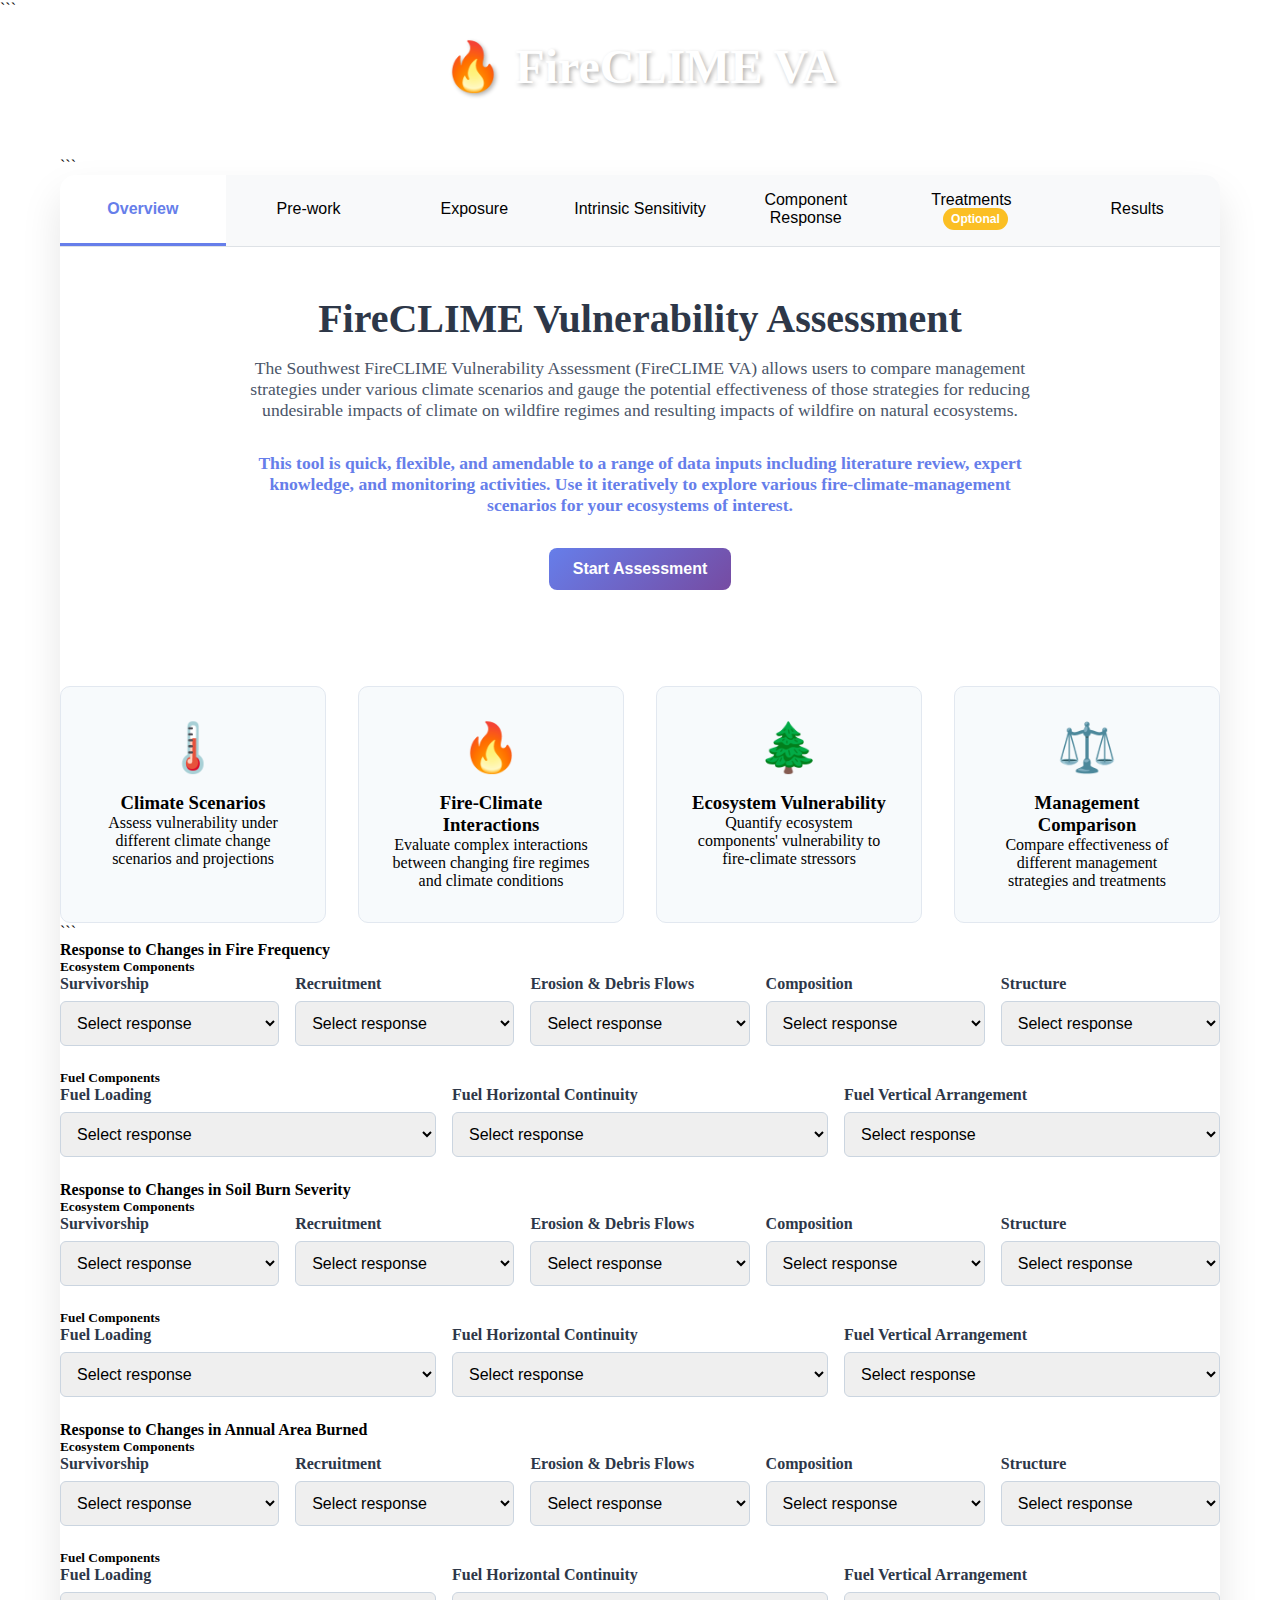
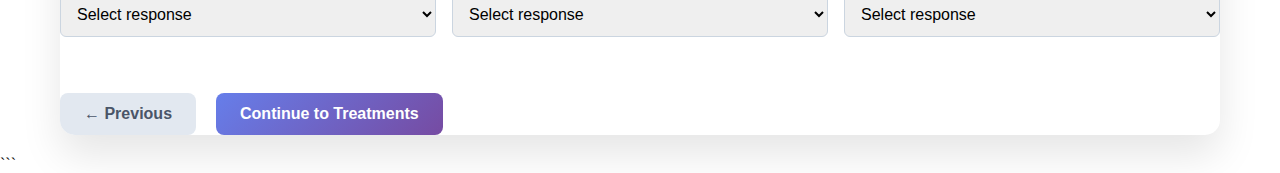
<file: test.new.html>
<!DOCTYPE html>

<html lang="en">
<head>
    <meta charset="UTF-8">
    <meta name="viewport" content="width=device-width, initial-scale=1.0">
    <title>FireCLIME VA - Ecosystem Risk Assessment</title>
    <style>
        * {
            margin: 0;
            padding: 0;
            box-sizing: border-box;
        }

```
    body {
        font-family: 'Segoe UI', Tahoma, Geneva, Verdana, sans-serif;
        line-height: 1.6;
        color: #333;
        background: linear-gradient(135deg, #667eea 0%, #764ba2 100%);
        min-height: 100vh;
    }

    .container {
        max-width: 1200px;
        margin: 0 auto;
        padding: 20px;
    }

    .header {
        text-align: center;
        color: white;
        margin-bottom: 2rem;
    }

    .header h1 {
        font-size: 3rem;
        margin-bottom: 0.5rem;
        text-shadow: 2px 2px 4px rgba(0,0,0,0.3);
    }

    .header .subtitle {
        font-size: 1.2rem;
        opacity: 0.9;
    }

    .main-content {
        background: white;
        border-radius: 15px;
        box-shadow: 0 20px 40px rgba(0,0,0,0.1);
        overflow: hidden;
    }

    .nav-tabs {
        display: flex;
        background: #f8f9fa;
        border-bottom: 1px solid #dee2e6;
    }

    .nav-tab {
        flex: 1;
        padding: 1rem;
        text-align: center;
        cursor: pointer;
        border: none;
        background: none;
        font-size: 1rem;
        transition: all 0.3s ease;
        border-bottom: 3px solid transparent;
    }

    .nav-tab:hover {
        background: #e9ecef;
    }

    .nav-tab.active {
        background: white;
        border-bottom-color: #667eea;
        color: #667eea;
        font-weight: 600;
    }

    .tab-content {
        padding: 2rem;
        min-height: 600px;
    }

    .tab-panel {
        display: none;
    }

    .tab-panel.active {
        display: block;
    }

    .hero-section {
        text-align: center;
        padding: 3rem 2rem;
    }

    .hero-section h2 {
        color: #2d3748;
        font-size: 2.5rem;
        margin-bottom: 1rem;
    }

    .hero-section p {
        font-size: 1.1rem;
        color: #4a5568;
        max-width: 800px;
        margin: 0 auto 2rem;
    }

    .feature-grid {
        display: grid;
        grid-template-columns: repeat(auto-fit, minmax(250px, 1fr));
        gap: 2rem;
        margin-top: 3rem;
    }

    .feature-card {
        background: #f7fafc;
        padding: 2rem;
        border-radius: 10px;
        text-align: center;
        border: 1px solid #e2e8f0;
        transition: transform 0.3s ease, box-shadow 0.3s ease;
    }

    .feature-card:hover {
        transform: translateY(-5px);
        box-shadow: 0 10px 25px rgba(0,0,0,0.1);
    }

    .feature-icon {
        font-size: 3rem;
        margin-bottom: 1rem;
    }

    .btn {
        display: inline-block;
        padding: 12px 24px;
        border-radius: 8px;
        text-decoration: none;
        font-weight: 600;
        transition: all 0.3s ease;
        border: none;
        cursor: pointer;
        font-size: 1rem;
    }

    .btn-primary {
        background: linear-gradient(135deg, #667eea 0%, #764ba2 100%);
        color: white;
    }

    .btn-primary:hover {
        transform: translateY(-2px);
        box-shadow: 0 5px 15px rgba(0,0,0,0.2);
    }

    .btn-secondary {
        background: #e2e8f0;
        color: #4a5568;
    }

    .btn-secondary:hover {
        background: #cbd5e0;
    }

    .module-section {
        margin-bottom: 2rem;
    }

    .module-header {
        background: linear-gradient(135deg, #667eea 0%, #764ba2 100%);
        color: white;
        padding: 1rem 1.5rem;
        border-radius: 8px 8px 0 0;
        margin-bottom: 0;
    }

    .module-content {
        background: #f8f9fa;
        padding: 1.5rem;
        border-radius: 0 0 8px 8px;
        border: 1px solid #dee2e6;
        border-top: none;
    }

    .form-group {
        margin-bottom: 1.5rem;
    }

    .form-label {
        display: block;
        margin-bottom: 0.5rem;
        font-weight: 600;
        color: #2d3748;
    }

    .form-input {
        width: 100%;
        padding: 0.75rem;
        border: 1px solid #cbd5e0;
        border-radius: 6px;
        font-size: 1rem;
        transition: border-color 0.3s ease;
    }

    .form-input:focus {
        outline: none;
        border-color: #667eea;
        box-shadow: 0 0 0 3px rgba(102, 126, 234, 0.1);
    }

    .form-grid {
        display: grid;
        grid-template-columns: repeat(auto-fit, minmax(200px, 1fr));
        gap: 1rem;
    }

    .progress-bar {
        background: #e2e8f0;
        border-radius: 10px;
        height: 8px;
        margin: 1rem 0;
        overflow: hidden;
    }

    .progress-fill {
        background: linear-gradient(135deg, #667eea 0%, #764ba2 100%);
        height: 100%;
        border-radius: 10px;
        transition: width 0.3s ease;
    }

    .results-summary {
        background: linear-gradient(135deg, #48bb78 0%, #38a169 100%);
        color: white;
        padding: 2rem;
        border-radius: 10px;
        text-align: center;
        margin-bottom: 2rem;
    }

    .risk-score {
        font-size: 3rem;
        font-weight: bold;
        margin-bottom: 0.5rem;
    }

    .risk-level {
        font-size: 1.2rem;
        opacity: 0.9;
    }

    .optional-badge {
        background: #fbbf24;
        color: white;
        padding: 0.25rem 0.5rem;
        border-radius: 12px;
        font-size: 0.75rem;
        font-weight: 600;
        margin-left: 0.5rem;
    }

    @media (max-width: 768px) {
        .nav-tabs {
            flex-direction: column;
        }
        
        .header h1 {
            font-size: 2rem;
        }
        
        .hero-section h2 {
            font-size: 2rem;
        }
        
        .form-grid {
            grid-template-columns: 1fr;
        }
    }
</style>
```

</head>
<body>
    <div class="container">
        <div class="header">
            <h1>🔥 FireCLIME VA</h1>
            <div class="subtitle">Southwest FireCLIME Vulnerability Assessment Tool v3.1</div>
        </div>

```
    <div class="main-content">
        <div class="nav-tabs">
            <button class="nav-tab active" onclick="showTab('overview')">Overview</button>
            <button class="nav-tab" onclick="showTab('prework')">Pre-work</button>
            <button class="nav-tab" onclick="showTab('exposure')">Exposure</button>
            <button class="nav-tab" onclick="showTab('sensitivity')">Intrinsic Sensitivity</button>
            <button class="nav-tab" onclick="showTab('baseline')">Component Response</button>
            <button class="nav-tab" onclick="showTab('treatments')">Treatments <span class="optional-badge">Optional</span></button>
            <button class="nav-tab" onclick="showTab('results')">Results</button>
        </div>

        <!-- Overview Tab -->
        <div id="overview" class="tab-panel active">
            <div class="hero-section">
                <h2>FireCLIME Vulnerability Assessment</h2>
                <p>The Southwest FireCLIME Vulnerability Assessment (FireCLIME VA) allows users to compare management strategies under various climate scenarios and gauge the potential effectiveness of those strategies for reducing undesirable impacts of climate on wildfire regimes and resulting impacts of wildfire on natural ecosystems.</p>
                
                <p style="font-weight: 600; color: #667eea;">This tool is quick, flexible, and amendable to a range of data inputs including literature review, expert knowledge, and monitoring activities. Use it iteratively to explore various fire-climate-management scenarios for your ecosystems of interest.</p>
                
                <button class="btn btn-primary" onclick="showTab('prework')">Start Assessment</button>
            </div>

            <div class="feature-grid">
                <div class="feature-card">
                    <div class="feature-icon">🌡️</div>
                    <h3>Climate Scenarios</h3>
                    <p>Assess vulnerability under different climate change scenarios and projections</p>
                </div>
                <div class="feature-card">
                    <div class="feature-icon">🔥</div>
                    <h3>Fire-Climate Interactions</h3>
                    <p>Evaluate complex interactions between changing fire regimes and climate conditions</p>
                </div>
                <div class="feature-card">
                    <div class="feature-icon">🌲</div>
                    <h3>Ecosystem Vulnerability</h3>
                    <p>Quantify ecosystem components' vulnerability to fire-climate stressors</p>
                </div>
                <div class="feature-card">
                    <div class="feature-icon">⚖️</div>
                    <h3>Management Comparison</h3>
                    <p>Compare effectiveness of different management strategies and treatments</p>
                </div>
            </div>
        </div>

        <!-- Pre-work Tab -->
        <div id="prework" class="tab-panel">
            <div class="module-section">
                <div class="module-header">
                    <h3>Pre-work Module</h3>
                    <div>Progress: <span id="prework-progress">0%</span></div>
                </div>
                <div class="progress-bar">
                    <div class="progress-fill" style="width: 0%" id="prework-bar"></div>
                </div>
                <div class="module-content">
                    <h4>I. Site Information</h4>
                    <div class="form-grid">
                        <div class="form-group">
                            <label class="form-label">Site Name</label>
                            <input type="text" class="form-input" placeholder="Enter site name">
                        </div>
                        <div class="form-group">
                            <label class="form-label">Assessor Name</label>
                            <input type="text" class="form-input" placeholder="Your name">
                        </div>
                        <div class="form-group">
                            <label class="form-label">Assessment Date</label>
                            <input type="date" class="form-input">
                        </div>
                        <div class="form-group">
                            <label class="form-label">Ecosystem Type</label>
                            <select class="form-input">
                                <option>Select ecosystem type</option>
                                <option>Forest</option>
                                <option>Grassland</option>
                                <option>Shrubland</option>
                                <option>Wetland</option>
                                <option>Mixed</option>
                            </select>
                        </div>
                    </div>
                    
                    <div class="form-group">
                        <label class="form-label">Site Description & Desired Future Conditions (DFC)</label>
                        <textarea class="form-input" rows="3" placeholder="Describe the site location, desired future conditions, and assessment objectives"></textarea>
                    </div>

                    <h4 style="margin-top: 2rem;">II. Climate Scenario Variables</h4>
                    <p style="margin-bottom: 1rem; color: #4a5568;">Indicate expected changes for each climate variable under your chosen climate scenario:</p>
                    
                    <div class="form-grid">
                        <div class="form-group">
                            <label class="form-label">Growing Season Length</label>
                            <select class="form-input">
                                <option>Select expected change</option>
                                <option value="increase">Increase</option>
                                <option value="decrease">Decrease</option>
                                <option value="no-change">No Change</option>
                            </select>
                        </div>
                        <div class="form-group">
                            <label class="form-label">Mean Peak ERC (Energy Release Component)</label>
                            <select class="form-input">
                                <option>Select expected change</option>
                                <option value="increase">Increase</option>
                                <option value="decrease">Decrease</option>
                                <option value="no-change">No Change</option>
                            </select>
                        </div>
                        <div class="form-group">
                            <label class="form-label">Summer Temperature/RH/VPD</label>
                            <select class="form-input">
                                <option>Select expected change</option>
                                <option value="increase">Increase</option>
                                <option value="decrease">Decrease</option>
                                <option value="no-change">No Change</option>
                            </select>
                        </div>
                        <div class="form-group">
                            <label class="form-label">Drought Frequency/Duration</label>
                            <select class="form-input">
                                <option>Select expected change</option>
                                <option value="increase">Increase</option>
                                <option value="decrease">Decrease</option>
                                <option value="no-change">No Change</option>
                            </select>
                        </div>
                        <div class="form-group">
                            <label class="form-label">Snowpack/Snow Water Equivalent</label>
                            <select class="form-input">
                                <option>Select expected change</option>
                                <option value="increase">Increase</option>
                                <option value="decrease">Decrease</option>
                                <option value="no-change">No Change</option>
                            </select>
                        </div>
                        <div class="form-group">
                            <label class="form-label">Precipitation Patterns</label>
                            <select class="form-input">
                                <option>Select expected change</option>
                                <option value="increase">Increase</option>
                                <option value="decrease">Decrease</option>
                                <option value="no-change">No Change</option>
                            </select>
                        </div>
                    </div>

                    <h4 style="margin-top: 2rem;">III. Current Fire Regime Departure</h4>
                    <p style="margin-bottom: 1rem; color: #4a5568;">Are these fire regime components currently departed from your desired conditions?</p>
                    
                    <div class="form-grid">
                        <div class="form-group">
                            <label class="form-label">High Severity Patch Size</label>
                            <select class="form-input" id="departure-size">
                                <option value="">Select current status</option>
                                <option value="departed">Departed from DFC</option>
                                <option value="within-range">Within Range of DFC</option>
                            </select>
                        </div>
                        <div class="form-group">
                            <label class="form-label">Fire Frequency</label>
                            <select class="form-input" id="departure-frequency">
                                <option value="">Select current status</option>
                                <option value="departed">Departed from DFC</option>
                                <option value="within-range">Within Range of DFC</option>
                            </select>
                        </div>
                        <div class="form-group">
                            <label class="form-label">Soil Burn Severity</label>
                            <select class="form-input" id="departure-severity">
                                <option value="">Select current status</option>
                                <option value="departed">Departed from DFC</option>
                                <option value="within-range">Within Range of DFC</option>
                            </select>
                        </div>
                        <div class="form-group">
                            <label class="form-label">Annual Area Burned</label>
                            <select class="form-input" id="departure-area">
                                <option value="">Select current status</option>
                                <option value="departed">Departed from DFC</option>
                                <option value="within-range">Within Range of DFC</option>
                            </select>
                        </div>
                    </div>

                    <button class="btn btn-primary" onclick="showTab('exposure')">Continue to Exposure Assessment</button>
                </div>
            </div>
        </div>

        <!-- Exposure Tab -->
        <div id="exposure" class="tab-panel">
            <div class="module-section">
                <div class="module-header">
                    <h3>Fire Regime Exposure Assessment</h3>
                    <div>Progress: <span id="exposure-progress">0%</span></div>
                </div>
                <div class="progress-bar">
                    <div class="progress-fill" style="width: 0%" id="exposure-bar"></div>
                </div>
                <div class="module-content">
                    <p style="margin-bottom: 2rem; color: #4a5568;">
                        <strong>Step 1:</strong> How will climate change affect each fire regime component?<br>
                        <strong>Step 2:</strong> What does that change mean relative to your desired future conditions?
                    </p>

                    <h4>Fire Regime Component Changes</h4>
                    <div class="exposure-grid">
                        <div class="exposure-component">
                            <h5>High Severity Patch Size</h5>
                            <div class="form-grid">
                                <div class="form-group">
                                    <label class="form-label">Climate effect on fire size</label>
                                    <select class="form-input exposure-change" data-component="size">
                                        <option value="">Select change</option>
                                        <option value="increase">Increase</option>
                                        <option value="decrease">Decrease</option>
                                        <option value="no-change">No Change</option>
                                    </select>
                                </div>
                                <div class="form-group">
                                    <label class="form-label">Meaning relative to DFC</label>
                                    <select class="form-input exposure-direction" data-component="size">
                                        <option value="">Select direction</option>
                                        <option value="further">Further from DFC</option>
                                        <option value="closer">Closer to DFC</option>
                                        <option value="no-change">No Change</option>
                                    </select>
                                </div>
                            </div>
                        </div>

                        <div class="exposure-component">
                            <h5>Fire Frequency</h5>
                            <div class="form-grid">
                                <div class="form-group">
                                    <label class="form-label">Climate effect on frequency</label>
                                    <select class="form-input exposure-change" data-component="frequency">
                                        <option value="">Select change</option>
                                        <option value="increase">Increase</option>
                                        <option value="decrease">Decrease</option>
                                        <option value="no-change">No Change</option>
                                    </select>
                                </div>
                                <div class="form-group">
                                    <label class="form-label">Meaning relative to DFC</label>
                                    <select class="form-input exposure-direction" data-component="frequency">
                                        <option value="">Select direction</option>
                                        <option value="further">Further from DFC</option>
                                        <option value="closer">Closer to DFC</option>
                                        <option value="no-change">No Change</option>
                                    </select>
                                </div>
                            </div>
                        </div>

                        <div class="exposure-component">
                            <h5>Soil Burn Severity</h5>
                            <div class="form-grid">
                                <div class="form-group">
                                    <label class="form-label">Climate effect on severity</label>
                                    <select class="form-input exposure-change" data-component="severity">
                                        <option value="">Select change</option>
                                        <option value="increase">Increase</option>
                                        <option value="decrease">Decrease</option>
                                        <option value="no-change">No Change</option>
                                    </select>
                                </div>
                                <div class="form-group">
                                    <label class="form-label">Meaning relative to DFC</label>
                                    <select class="form-input exposure-direction" data-component="severity">
                                        <option value="">Select direction</option>
                                        <option value="further">Further from DFC</option>
                                        <option value="closer">Closer to DFC</option>
                                        <option value="no-change">No Change</option>
                                    </select>
                                </div>
                            </div>
                        </div>

                        <div class="exposure-component">
                            <h5>Annual Area Burned</h5>
                            <div class="form-grid">
                                <div class="form-group">
                                    <label class="form-label">Climate effect on area burned</label>
                                    <select class="form-input exposure-change" data-component="area">
                                        <option value="">Select change</option>
                                        <option value="increase">Increase</option>
                                        <option value="decrease">Decrease</option>
                                        <option value="no-change">No Change</option>
                                    </select>
                                </div>
                                <div class="form-group">
                                    <label class="form-label">Meaning relative to DFC</label>
                                    <select class="form-input exposure-direction" data-component="area">
                                        <option value="">Select direction</option>
                                        <option value="further">Further from DFC</option>
                                        <option value="closer">Closer to DFC</option>
                                        <option value="no-change">No Change</option>
                                    </select>
                                </div>
                            </div>
                        </div>
                    </div>

                    <div style="margin-top: 2rem; background: #e8f5e8; padding: 1rem; border-radius: 8px;">
                        <h4>Exposure Scoring:</h4>
                        <ul style="margin-left: 1.5rem; margin-top: 0.5rem;">
                            <li><strong>Score = 1:</strong> Fire regime change results in further departure from DFC</li>
                            <li><strong>Score = 0:</strong> No change OR change brings system closer to DFC</li>
                            <li><strong>Score = -1:</strong> No fire regime change but conditions move toward DFC</li>
                        </ul>
                    </div>

                    <div style="margin-top: 2rem;">
                        <button class="btn btn-secondary" onclick="showTab('prework')">← Previous</button>
                        <button class="btn btn-primary" onclick="showTab('sensitivity')" style="margin-left: 1rem;">Continue to Sensitivity</button>
                    </div>
                </div>
            </div>
        </div>
        <div id="baseline" class="tab-panel">
            <div class="module-section">
                <div class="module-header">
                    <h3>Baseline Ecosystem & Fire Response Assessment</h3>
                    <div>Progress: <span id="baseline-progress">0%</span></div>
                </div>
                <div class="progress-bar">
                    <div class="progress-fill" style="width: 0%" id="baseline-bar"></div>
                </div>
                <div class="module-content">
                    <h4>Ecosystem Response Components</h4>
                    <div class="form-grid">
                        <div class="form-group">
                            <label class="form-label">Vegetation Type/Structure Response</label>
                            <select class="form-input" onchange="calculateRisk()">
                                <option value="">Select response level</option>
                                <option value="1">Highly Resilient (1)</option>
                                <option value="2">Moderately Resilient (2)</option>
                                <option value="3">Neutral/Variable (3)</option>
                                <option value="4">Moderately Vulnerable (4)</option>
                                <option value="5">Highly Vulnerable (5)</option>
                            </select>
                        </div>
                        <div class="form-group">
                            <label class="form-label">Species Composition Response</label>
                            <select class="form-input" onchange="calculateRisk()">
                                <option value="">Select response level</option>
                                <option value="1">Highly Resilient (1)</option>
                                <option value="2">Moderately Resilient (2)</option>
                                <option value="3">Neutral/Variable (3)</option>
                                <option value="4">Moderately Vulnerable (4)</option>
                                <option value="5">Highly Vulnerable (5)</option>
                            </select>
                        </div>
                        <div class="form-group">
                            <label class="form-label">Ecosystem Function Response</label>
                            <select class="form-input" onchange="calculateRisk()">
                                <option value="">Select response level</option>
                                <option value="1">Highly Resilient (1)</option>
                                <option value="2">Moderately Resilient (2)</option>
                                <option value="3">Neutral/Variable (3)</option>
                                <option value="4">Moderately Vulnerable (4)</option>
                                <option value="5">Highly Vulnerable (5)</option>
                            </select>
                        </div>
                        <div class="form-group">
                            <label class="form-label">Disturbance Response</label>
                            <select class="form-input" onchange="calculateRisk()">
                                <option value="">Select response level</option>
                                <option value="1">Highly Resilient (1)</option>
                                <option value="2">Moderately Resilient (2)</option>
                                <option value="3">Neutral/Variable (3)</option>
                                <option value="4">Moderately Vulnerable (4)</option>
                                <option value="5">Highly Vulnerable (5)</option>
                            </select>
                        </div>
                    </div>

                    <h4 style="margin-top: 2rem;">Fire Response Components</h4>
                    <div class="form-grid">
                        <div class="form-group">
                            <label class="form-label">Fire Frequency Response</label>
                            <select class="form-input" onchange="calculateRisk()">
                                <option value="">Select frequency response</option>
                                <option value="1">Highly Adapted (1)</option>
                                <option value="2">Well Adapted (2)</option>
                                <option value="3">Moderately Adapted (3)</option>
                                <option value="4">Poorly Adapted (4)</option>
                                <option value="5">Not Adapted (5)</option>
                            </select>
                        </div>
                        <div class="form-group">
                            <label class="form-label">Fire Intensity Response</label>
                            <select class="form-input" onchange="calculateRisk()">
                                <option value="">Select intensity response</option>
                                <option value="1">Highly Tolerant (1)</option>
                                <option value="2">Moderately Tolerant (2)</option>
                                <option value="3">Neutral (3)</option>
                                <option value="4">Moderately Intolerant (4)</option>
                                <option value="5">Highly Intolerant (5)</option>
                            </select>
                        </div>
                        <div class="form-group">
                            <label class="form-label">Fire Timing/Seasonality Response</label>
                            <select class="form-input" onchange="calculateRisk()">
                                <option value="">Select timing response</option>
                                <option value="1">Highly Flexible (1)</option>
                                <option value="2">Moderately Flexible (2)</option>
                                <option value="3">Neutral (3)</option>
                                <option value="4">Moderately Sensitive (4)</option>
                                <option value="5">Highly Sensitive (5)</option>
                            </select>
                        </div>
                        <div class="form-group">
                            <label class="form-label">Fire Type/Behavior Response</label>
                            <select class="form-input" onchange="calculateRisk()">
                                <option value="">Select behavior response</option>
                                <option value="1">Highly Adaptable (1)</option>
                                <option value="2">Moderately Adaptable (2)</option>
                                <option value="3">Neutral (3)</option>
                                <option value="4">Moderately Vulnerable (4)</option>
                                <option value="5">Highly Vulnerable (5)</option>
                            </select>
                        </div>
                    </div>

                    <div class="form-group">
                        <label class="form-label">Additional Notes</label>
                        <textarea class="form-input" rows="3" placeholder="Record any additional observations or context for your assessments"></textarea>
                    </div>

                    <button class="btn btn-secondary" onclick="showTab('prework')">← Previous</button>
                    <button class="btn btn-primary" onclick="showTab('treatments')" style="margin-left: 1rem;">Continue to Treatment Options</button>
                </div>
            </div>
        </div>

        <!-- Treatment Options Tab -->
        <div id="treatments" class="tab-panel">
            <div class="module-section">
                <div class="module-header">
                    <h3>Treatment Options Comparison <span class="optional-badge">Optional</span></h3>
                    <div>Progress: <span id="treatments-progress">0%</span></div>
                </div>
                <div class="progress-bar">
                    <div class="progress-fill" style="width: 0%" id="treatments-bar"></div>
                </div>
                <div class="module-content">
                    <p style="margin-bottom: 2rem; color: #4a5568;">Compare different management treatments and their potential impacts on fire-climate risk. You can evaluate up to 3 different treatment scenarios.</p>

                    <div id="treatment-scenarios">
                        <div class="treatment-scenario">
                            <h4>Treatment Scenario 1</h4>
                            <div class="form-grid">
                                <div class="form-group">
                                    <label class="form-label">Treatment Type</label>
                                    <select class="form-input">
                                        <option>Select treatment</option>
                                        <option>Prescribed Burning</option>
                                        <option>Mechanical Thinning</option>
                                        <option>Fuel Reduction</option>
                                        <option>Species Management</option>
                                        <option>No Action</option>
                                        <option>Combined Approach</option>
                                    </select>
                                </div>
                                <div class="form-group">
                                    <label class="form-label">Treatment Intensity</label>
                                    <select class="form-input">
                                        <option>Select intensity</option>
                                        <option value="1">Light (1)</option>
                                        <option value="2">Moderate (2)</option>
                                        <option value="3">Heavy (3)</option>
                                    </select>
                                </div>
                                <div class="form-group">
                                    <label class="form-label">Expected Effectiveness</label>
                                    <select class="form-input">
                                        <option>Select effectiveness</option>
                                        <option value="1">Low (1)</option>
                                        <option value="2">Moderate (2)</option>
                                        <option value="3">High (3)</option>
                                        <option value="4">Very High (4)</option>
                                    </select>
                                </div>
                                <div class="form-group">
                                    <label class="form-label">Implementation Cost</label>
                                    <select class="form-input">
                                        <option>Select cost level</option>
                                        <option value="1">Low (1)</option>
                                        <option value="2">Moderate (2)</option>
                                        <option value="3">High (3)</option>
                                        <option value="4">Very High (4)</option>
                                    </select>
                                </div>
                            </div>
                            <div class="form-group">
                                <label class="form-label">Treatment Description</label>
                                <textarea class="form-input" rows="2" placeholder="Describe the treatment approach and expected outcomes"></textarea>
                            </div>
                        </div>
                    </div>

                    <button class="btn btn-secondary" onclick="addTreatmentScenario()">+ Add Another Scenario</button>

                    <div style="margin-top: 2rem;">
                        <button class="btn btn-secondary" onclick="showTab('baseline')">← Previous</button>
                        <button class="btn btn-primary" onclick="showTab('weighting')" style="margin-left: 1rem;">Continue to Weighting</button>
                    </div>
                </div>
            </div>
        </div>

        <!-- Weighting Schemes Tab -->
        <div id="weighting" class="tab-panel">
            <div class="module-section">
                <div class="module-header">
                    <h3>Weighting Schemes <span class="optional-badge">Optional</span></h3>
                    <div>Progress: <span id="weighting-progress">0%</span></div>
                </div>
                <div class="progress-bar">
                    <div class="progress-fill" style="width: 0%" id="weighting-bar"></div>
                </div>
                <div class="module-content">
                    <p style="margin-bottom: 2rem; color: #4a5568;">Adjust the relative importance of different assessment components based on your management priorities and site-specific conditions.</p>

                    <h4>Ecosystem Component Weights</h4>
                    <div class="form-grid">
                        <div class="form-group">
                            <label class="form-label">Vegetation Structure (%) <span id="veg-weight">25</span></label>
                            <input type="range" class="form-input" min="0" max="100" value="25" onchange="updateWeight('veg', this.value)">
                        </div>
                        <div class="form-group">
                            <label class="form-label">Species Composition (%) <span id="species-weight">25</span></label>
                            <input type="range" class="form-input" min="0" max="100" value="25" onchange="updateWeight('species', this.value)">
                        </div>
                        <div class="form-group">
                            <label class="form-label">Soil Stability (%) <span id="soil-weight">25</span></label>
                            <input type="range" class="form-input" min="0" max="100" value="25" onchange="updateWeight('soil', this.value)">
                        </div>
                        <div class="form-group">
                            <label class="form-label">Hydrological Function (%) <span id="hydro-weight">25</span></label>
                            <input type="range" class="form-input" min="0" max="100" value="25" onchange="updateWeight('hydro', this.value)">
                        </div>
                    </div>

                    <h4 style="margin-top: 2rem;">Fire Component Weights</h4>
                    <div class="form-grid">
                        <div class="form-group">
                            <label class="form-label">Fire Frequency (%) <span id="freq-weight">25</span></label>
                            <input type="range" class="form-input" min="0" max="100" value="25" onchange="updateWeight('freq', this.value)">
                        </div>
                        <div class="form-group">
                            <label class="form-label">Fire Intensity (%) <span id="intensity-weight">25</span></label>
                            <input type="range" class="form-input" min="0" max="100" value="25" onchange="updateWeight('intensity', this.value)">
                        </div>
                        <div class="form-group">
                            <label class="form-label">Seasonal Risk (%) <span id="seasonal-weight">25</span></label>
                            <input type="range" class="form-input" min="0" max="100" value="25" onchange="updateWeight('seasonal', this.value)">
                        </div>
                        <div class="form-group">
                            <label class="form-label">Fuel Load (%) <span id="fuel-weight">25</span></label>
                            <input type="range" class="form-input" min="0" max="100" value="25" onchange="updateWeight('fuel', this.value)">
                        </div>
                    </div>

                    <div style="background: #e2e8f0; padding: 1rem; border-radius: 6px; margin: 1rem 0;">
                        <strong>Total Ecosystem Weight: <span id="total-eco-weight">100</span>%</strong><br>
                        <strong>Total Fire Weight: <span id="total-fire-weight">100</span>%</strong>
                    </div>

                    <button class="btn btn-secondary" onclick="resetWeights()">Reset to Default</button>

                    <div style="margin-top: 2rem;">
                        <button class="btn btn-secondary" onclick="showTab('treatments')">← Previous</button>
                        <button class="btn btn-primary" onclick="showTab('results')">View Results</button>
                    </div>
                </div>
            </div>
        </div>

        <!-- Results Tab -->
        <div id="results" class="tab-panel">
            <div class="results-summary">
                <div class="risk-score" id="overall-risk-score">-</div>
                <div class="risk-level" id="risk-level-text">Complete Assessment</div>
                <p style="margin-top: 1rem; opacity: 0.9;">Overall Fire-Climate Interaction Risk Score</p>
            </div>

            <div class="module-section">
                <div class="module-header">
                    <h3>Detailed Results Analysis</h3>
                </div>
                <div class="module-content">
                    <div class="form-grid" id="results-grid">
                        <div style="text-align: center; padding: 1rem; background: white; border-radius: 8px; box-shadow: 0 2px 4px rgba(0,0,0,0.1);">
                            <h4>Ecosystem Risk</h4>
                            <div style="font-size: 2rem; color: #667eea; font-weight: bold;">-</div>
                            <select class="form-input response-select" data-fire="size" data-component="vertical" data-type="fuel">
                                                <option value="">Select response</option>
                                                <option value="further">Further from DFC</option>
                                                <option value="closer">Closer to DFC</option>
                                                <option value="no-change">No Change</option>
                                            </select>
                                        </div>
                                    </div>
                                </div>
                            </div>
                        </div>

```
                    <!-- Fire Frequency Responses -->
                    <div class="response-section">
                        <h4>Response to Changes in Fire Frequency</h4>
                        <div class="response-grid">
                            <div class="component-group">
                                <h5>Ecosystem Components</h5>
                                <div class="form-grid">
                                    <div class="form-group">
                                        <label class="form-label">Survivorship</label>
                                        <select class="form-input response-select" data-fire="frequency" data-component="survivorship" data-type="ecosystem">
                                            <option value="">Select response</option>
                                            <option value="further">Further from DFC</option>
                                            <option value="closer">Closer to DFC</option>
                                            <option value="no-change">No Change</option>
                                        </select>
                                    </div>
                                    <div class="form-group">
                                        <label class="form-label">Recruitment</label>
                                        <select class="form-input response-select" data-fire="frequency" data-component="recruitment" data-type="ecosystem">
                                            <option value="">Select response</option>
                                            <option value="further">Further from DFC</option>
                                            <option value="closer">Closer to DFC</option>
                                            <option value="no-change">No Change</option>
                                        </select>
                                    </div>
                                    <div class="form-group">
                                        <label class="form-label">Erosion & Debris Flows</label>
                                        <select class="form-input response-select" data-fire="frequency" data-component="erosion" data-type="ecosystem">
                                            <option value="">Select response</option>
                                            <option value="further">Further from DFC</option>
                                            <option value="closer">Closer to DFC</option>
                                            <option value="no-change">No Change</option>
                                        </select>
                                    </div>
                                    <div class="form-group">
                                        <label class="form-label">Composition</label>
                                        <select class="form-input response-select" data-fire="frequency" data-component="composition" data-type="ecosystem">
                                            <option value="">Select response</option>
                                            <option value="further">Further from DFC</option>
                                            <option value="closer">Closer to DFC</option>
                                            <option value="no-change">No Change</option>
                                        </select>
                                    </div>
                                    <div class="form-group">
                                        <label class="form-label">Structure</label>
                                        <select class="form-input response-select" data-fire="frequency" data-component="structure" data-type="ecosystem">
                                            <option value="">Select response</option>
                                            <option value="further">Further from DFC</option>
                                            <option value="closer">Closer to DFC</option>
                                            <option value="no-change">No Change</option>
                                        </select>
                                    </div>
                                </div>
                            </div>

                            <div class="component-group">
                                <h5>Fuel Components</h5>
                                <div class="form-grid">
                                    <div class="form-group">
                                        <label class="form-label">Fuel Loading</label>
                                        <select class="form-input response-select" data-fire="frequency" data-component="loading" data-type="fuel">
                                            <option value="">Select response</option>
                                            <option value="further">Further from DFC</option>
                                            <option value="closer">Closer to DFC</option>
                                            <option value="no-change">No Change</option>
                                        </select>
                                    </div>
                                    <div class="form-group">
                                        <label class="form-label">Fuel Horizontal Continuity</label>
                                        <select class="form-input response-select" data-fire="frequency" data-component="horizontal" data-type="fuel">
                                            <option value="">Select response</option>
                                            <option value="further">Further from DFC</option>
                                            <option value="closer">Closer to DFC</option>
                                            <option value="no-change">No Change</option>
                                        </select>
                                    </div>
                                    <div class="form-group">
                                        <label class="form-label">Fuel Vertical Arrangement</label>
                                        <select class="form-input response-select" data-fire="frequency" data-component="vertical" data-type="fuel">
                                            <option value="">Select response</option>
                                            <option value="further">Further from DFC</option>
                                            <option value="closer">Closer to DFC</option>
                                            <option value="no-change">No Change</option>
                                        </select>
                                    </div>
                                </div>
                            </div>
                        </div>
                    </div>

                    <!-- Soil Burn Severity Responses -->
                    <div class="response-section">
                        <h4>Response to Changes in Soil Burn Severity</h4>
                        <div class="response-grid">
                            <div class="component-group">
                                <h5>Ecosystem Components</h5>
                                <div class="form-grid">
                                    <div class="form-group">
                                        <label class="form-label">Survivorship</label>
                                        <select class="form-input response-select" data-fire="severity" data-component="survivorship" data-type="ecosystem">
                                            <option value="">Select response</option>
                                            <option value="further">Further from DFC</option>
                                            <option value="closer">Closer to DFC</option>
                                            <option value="no-change">No Change</option>
                                        </select>
                                    </div>
                                    <div class="form-group">
                                        <label class="form-label">Recruitment</label>
                                        <select class="form-input response-select" data-fire="severity" data-component="recruitment" data-type="ecosystem">
                                            <option value="">Select response</option>
                                            <option value="further">Further from DFC</option>
                                            <option value="closer">Closer to DFC</option>
                                            <option value="no-change">No Change</option>
                                        </select>
                                    </div>
                                    <div class="form-group">
                                        <label class="form-label">Erosion & Debris Flows</label>
                                        <select class="form-input response-select" data-fire="severity" data-component="erosion" data-type="ecosystem">
                                            <option value="">Select response</option>
                                            <option value="further">Further from DFC</option>
                                            <option value="closer">Closer to DFC</option>
                                            <option value="no-change">No Change</option>
                                        </select>
                                    </div>
                                    <div class="form-group">
                                        <label class="form-label">Composition</label>
                                        <select class="form-input response-select" data-fire="severity" data-component="composition" data-type="ecosystem">
                                            <option value="">Select response</option>
                                            <option value="further">Further from DFC</option>
                                            <option value="closer">Closer to DFC</option>
                                            <option value="no-change">No Change</option>
                                        </select>
                                    </div>
                                    <div class="form-group">
                                        <label class="form-label">Structure</label>
                                        <select class="form-input response-select" data-fire="severity" data-component="structure" data-type="ecosystem">
                                            <option value="">Select response</option>
                                            <option value="further">Further from DFC</option>
                                            <option value="closer">Closer to DFC</option>
                                            <option value="no-change">No Change</option>
                                        </select>
                                    </div>
                                </div>
                            </div>

                            <div class="component-group">
                                <h5>Fuel Components</h5>
                                <div class="form-grid">
                                    <div class="form-group">
                                        <label class="form-label">Fuel Loading</label>
                                        <select class="form-input response-select" data-fire="severity" data-component="loading" data-type="fuel">
                                            <option value="">Select response</option>
                                            <option value="further">Further from DFC</option>
                                            <option value="closer">Closer to DFC</option>
                                            <option value="no-change">No Change</option>
                                        </select>
                                    </div>
                                    <div class="form-group">
                                        <label class="form-label">Fuel Horizontal Continuity</label>
                                        <select class="form-input response-select" data-fire="severity" data-component="horizontal" data-type="fuel">
                                            <option value="">Select response</option>
                                            <option value="further">Further from DFC</option>
                                            <option value="closer">Closer to DFC</option>
                                            <option value="no-change">No Change</option>
                                        </select>
                                    </div>
                                    <div class="form-group">
                                        <label class="form-label">Fuel Vertical Arrangement</label>
                                        <select class="form-input response-select" data-fire="severity" data-component="vertical" data-type="fuel">
                                            <option value="">Select response</option>
                                            <option value="further">Further from DFC</option>
                                            <option value="closer">Closer to DFC</option>
                                            <option value="no-change">No Change</option>
                                        </select>
                                    </div>
                                </div>
                            </div>
                        </div>
                    </div>

                    <!-- Annual Area Burned Responses -->
                    <div class="response-section">
                        <h4>Response to Changes in Annual Area Burned</h4>
                        <div class="response-grid">
                            <div class="component-group">
                                <h5>Ecosystem Components</h5>
                                <div class="form-grid">
                                    <div class="form-group">
                                        <label class="form-label">Survivorship</label>
                                        <select class="form-input response-select" data-fire="area" data-component="survivorship" data-type="ecosystem">
                                            <option value="">Select response</option>
                                            <option value="further">Further from DFC</option>
                                            <option value="closer">Closer to DFC</option>
                                            <option value="no-change">No Change</option>
                                        </select>
                                    </div>
                                    <div class="form-group">
                                        <label class="form-label">Recruitment</label>
                                        <select class="form-input response-select" data-fire="area" data-component="recruitment" data-type="ecosystem">
                                            <option value="">Select response</option>
                                            <option value="further">Further from DFC</option>
                                            <option value="closer">Closer to DFC</option>
                                            <option value="no-change">No Change</option>
                                        </select>
                                    </div>
                                    <div class="form-group">
                                        <label class="form-label">Erosion & Debris Flows</label>
                                        <select class="form-input response-select" data-fire="area" data-component="erosion" data-type="ecosystem">
                                            <option value="">Select response</option>
                                            <option value="further">Further from DFC</option>
                                            <option value="closer">Closer to DFC</option>
                                            <option value="no-change">No Change</option>
                                        </select>
                                    </div>
                                    <div class="form-group">
                                        <label class="form-label">Composition</label>
                                        <select class="form-input response-select" data-fire="area" data-component="composition" data-type="ecosystem">
                                            <option value="">Select response</option>
                                            <option value="further">Further from DFC</option>
                                            <option value="closer">Closer to DFC</option>
                                            <option value="no-change">No Change</option>
                                        </select>
                                    </div>
                                    <div class="form-group">
                                        <label class="form-label">Structure</label>
                                        <select class="form-input response-select" data-fire="area" data-component="structure" data-type="ecosystem">
                                            <option value="">Select response</option>
                                            <option value="further">Further from DFC</option>
                                            <option value="closer">Closer to DFC</option>
                                            <option value="no-change">No Change</option>
                                        </select>
                                    </div>
                                </div>
                            </div>

                            <div class="component-group">
                                <h5>Fuel Components</h5>
                                <div class="form-grid">
                                    <div class="form-group">
                                        <label class="form-label">Fuel Loading</label>
                                        <select class="form-input response-select" data-fire="area" data-component="loading" data-type="fuel">
                                            <option value="">Select response</option>
                                            <option value="further">Further from DFC</option>
                                            <option value="closer">Closer to DFC</option>
                                            <option value="no-change">No Change</option>
                                        </select>
                                    </div>
                                    <div class="form-group">
                                        <label class="form-label">Fuel Horizontal Continuity</label>
                                        <select class="form-input response-select" data-fire="area" data-component="horizontal" data-type="fuel">
                                            <option value="">Select response</option>
                                            <option value="further">Further from DFC</option>
                                            <option value="closer">Closer to DFC</option>
                                            <option value="no-change">No Change</option>
                                        </select>
                                    </div>
                                    <div class="form-group">
                                        <label class="form-label">Fuel Vertical Arrangement</label>
                                        <select class="form-input response-select" data-fire="area" data-component="vertical" data-type="fuel">
                                            <option value="">Select response</option>
                                            <option value="further">Further from DFC</option>
                                            <option value="closer">Closer to DFC</option>
                                            <option value="no-change">No Change</option>
                                        </select>
                                    </div>
                                </div>
                            </div>
                        </div>
                    </div>

                    <div style="margin-top: 2rem;">
                        <button class="btn btn-secondary" onclick="showTab('sensitivity')">← Previous</button>
                        <button class="btn btn-primary" onclick="showTab('treatments')" style="margin-left: 1rem;">Continue to Treatments</button>
                    </div>
                </div>
            </div>
        </div>

        <!-- Treatment Options Tab -->
        <div id="treatments" class="tab-panel">
            <div class="module-section">
                <div class="module-header">
                    <h3>Treatment Options Assessment <span class="optional-badge">Optional</span></h3>
                    <div>Progress: <span id="treatments-progress">0%</span></div>
                </div>
                <div class="progress-bar">
                    <div class="progress-fill" style="width: 0%" id="treatments-bar"></div>
                </div>
                <div class="module-content">
                    <p style="margin-bottom: 2rem; color: #4a5568;">Evaluate how different management treatments affect fire regime components relative to desired future conditions.</p>

                    <div class="treatment-section">
                        <h4>Treatment 1</h4>
                        <div class="form-group">
                            <label class="form-label">Treatment Description</label>
                            <textarea class="form-input" rows="2" placeholder="Describe the treatment approach (e.g., prescribed burning, mechanical thinning, fuel reduction)"></textarea>
                        </div>

                        <h5>Treatment Effectiveness on Fire Regime Components</h5>
                        <div class="form-grid">
                            <div class="form-group">
                                <label class="form-label">High Severity Patch Size</label>
                                <select class="form-input treatment-effect" data-component="size">
                                    <option value="">Select effectiveness</option>
                                    <option value="5">Excellent (5)</option>
                                    <option value="4">Very Good (4)</option>
                                    <option value="3">Good (3)</option>
                                    <option value="2">Fair (2)</option>
                                    <option value="1">Poor (1)</option>
                                    <option value="0">No Change (0)</option>
                                </select>
                            </div>
                            <div class="form-group">
                                <label class="form-label">Fire Frequency</label>
                                <select class="form-input treatment-effect" data-component="frequency">
                                    <option value="">Select effectiveness</option>
                                    <option value="5">Excellent (5)</option>
                                    <option value="4">Very Good (4)</option>
                                    <option value="3">Good (3)</option>
                                    <option value="2">Fair (2)</option>
                                    <option value="1">Poor (1)</option>
                                    <option value="0">No Change (0)</option>
                                </select>
                            </div>
                            <div class="form-group">
                                <label class="form-label">Soil Burn Severity</label>
                                <select class="form-input treatment-effect" data-component="severity">
                                    <option value="">Select effectiveness</option>
                                    <option value="5">Excellent (5)</option>
                                    <option value="4">Very Good (4)</option>
                                    <option value="3">Good (3)</option>
                                    <option value="2">Fair (2)</option>
                                    <option value="1">Poor (1)</option>
                                    <option value="0">No Change (0)</option>
                                </select>
                            </div>
                            <div class="form-group">
                                <label class="form-label">Annual Area Burned</label>
                                <select class="form-input treatment-effect" data-component="area">
                                    <option value="">Select effectiveness</option>
                                    <option value="5">Excellent (5)</option>
                                    <option value="4">Very Good (4)</option>
                                    <option value="3">Good (3)</option>
                                    <option value="2">Fair (2)</option>
                                    <option value="1">Poor (1)</option>
                                    <option value="0">No Change (0)</option>
                                </select>
                            </div>
                        </div>
                    </div>

                    <div style="margin-top: 2rem;">
                        <button class="btn btn-secondary" onclick="showTab('baseline')">← Previous</button>
                        <button class="btn btn-primary" onclick="showTab('results')" style="margin-left: 1rem;">View Results</button>
                    </div>
                </div>
            </div>
        </div>

        <!-- Results Tab -->
        <div id="results" class="tab-panel">
            <div class="results-summary">
                <div class="risk-score" id="overall-risk-score">-</div>
                <div class="risk-level" id="risk-level-text">Complete Assessment</div>
                <p style="margin-top: 1rem; opacity: 0.9;">Overall FireCLIME Vulnerability Score</p>
            </div>

            <div class="module-section">
                <div class="module-header">
                    <h3>Detailed Results Analysis</h3>
                </div>
                <div class="module-content">
                    <div class="form-grid" id="results-grid">
                        <div style="text-align: center; padding: 1rem; background: white; border-radius: 8px; box-shadow: 0 2px 4px rgba(0,0,0,0.1);">
                            <h4>Exposure Score</h4>
                            <div style="font-size: 2rem; color: #dc2626; font-weight: bold;" id="exposure-score-display">-</div>
                            <div style="color: #4a5568;">Fire regime exposure</div>
                        </div>
                        <div style="text-align: center; padding: 1rem; background: white; border-radius: 8px; box-shadow: 0 2px 4px rgba(0,0,0,0.1);">
                            <h4>Intrinsic Sensitivity</h4>
                            <div style="font-size: 2rem; color: #2563eb; font-weight: bold;" id="sensitivity-score-display">-</div>
                            <div style="color: #4a5568;">Baseline sensitivity</div>
                        </div>
                        <div style="text-align: center; padding: 1rem; background: white; border-radius: 8px; box-shadow: 0 2px 4px rgba(0,0,0,0.1);">
                            <h4>Overall Vulnerability</h4>
                            <div style="font-size: 2rem; color: #059669; font-weight: bold;" id="vulnerability-score-display">-</div>
                            <div style="color: #4a5568;">FireCLIME VA Score</div>
                        </div>
                    </div>

                    <div style="margin-top: 2rem;">
                        <h4>Assessment Summary</h4>
                        <div id="assessment-notes" style="background: #f8f9fa; padding: 1rem; border-radius: 8px; margin: 1rem 0;">
                            <p><strong>Key Findings:</strong></p>
                            <ul id="findings-list">
                                <li>Complete assessment to generate findings</li>
                            </ul>
                        </div>
                        
                        <h4>Management Recommendations</h4>
                        <div id="recommendations" style="background: #e8f5e8; padding: 1rem; border-radius: 8px; margin: 1rem 0;">
                            <p id="recommendation-text">Complete vulnerability assessment to receive specific management recommendations based on your ecosystem's risk profile.</p>
                        </div>
                        
                        <div style="text-align: center; margin-top: 2rem;">
                            <button class="btn btn-primary" onclick="exportResults()" style="margin-right: 1rem;">📊 Export Results</button>
                            <button class="btn btn-secondary" onclick="window.print()">🖨️ Print Report</button>
                        </div>
                    </div>
                </div>
            </div>
        </div>
    </div>
</div>

<script>
    // Updated calculation functions based on FireCLIME methodology
    
    // Calculate Exposure Score
    function calculateExposure() {
        let exposureScore = 0;
        const exposureDirections = document.querySelectorAll('.exposure-direction');
        
        exposureDirections.forEach(select => {
            if (select.value === 'further') {
                exposureScore += 1; // Further from DFC = 1
            } else if (select.value === 'closer') {
                exposureScore += 0; // Closer to DFC = 0
            } else if (select.value === 'no-change') {
                exposureScore += 0; // No change = 0
            }
        });
        
        return exposureScore;
    }

    // Calculate Intrinsic Sensitivity Score
    function calculateIntrinsicSensitivity() {
        const sensitivityQuestions = document.querySelectorAll('.sensitivity-q');
        let sensitivityCount = 0;
        let totalQuestions = 0;
        
        sensitivityQuestions.forEach(select => {
            if (select.value) {
                totalQuestions++;
                const isReverse = select.dataset.reverse === 'true';
                
                if (isReverse) {
                    // Question 1 is reversed (No = sensitivity)
                    if (select.value === 'no') sensitivityCount++;
                } else {
                    // All other questions (Yes = sensitivity)
                    if (select.value === 'yes') sensitivityCount++;
                }
            }
        });
        
        // Update sensitivity score display
        document.getElementById('sensitivity-score').textContent = `${sensitivityCount}/${totalQuestions}`;
        
        // Standardize to 0-10 scale
        const proportion = totalQuestions > 0 ? sensitivityCount / totalQuestions : 0;
        return proportion * 10;
    }

    // Calculate Component Response Scores
    function calculateComponentResponses() {
        const responseSelects = document.querySelectorAll('.response-select');
        let fireComponentScores = { size: 0, frequency: 0, severity: 0, area: 0 };
        let ecosystemComponentScores = { survivorship: 0, recruitment: 0, erosion: 0, composition: 0, structure: 0 };
        let fuelComponentScores = { loading: 0, horizontal: 0, vertical: 0 };
        
        responseSelects.forEach(select => {
            if (select.value) {
                const fireComponent = select.dataset.fire;
                const component = select.dataset.component;
                const type = select.dataset.type;
                
                let score = 0;
                if (select.value === 'further') score = 1;
                else if (select.value === 'closer') score = -1;
                else score = 0; // no-change
                
                // Add to appropriate totals
                if (type === 'ecosystem') {
                    ecosystemComponentScores[component] += score;
                } else if (type === 'fuel') {
                    fuelComponentScores[component] += score;
                }
                
                fireComponentScores[fireComponent] += score;
            }
        });
        
        return {
            fireScores: fireComponentScores,
            ecosystemScores: ecosystemComponentScores,
            fuelScores: fuelComponentScores
        };
    }

    // Calculate Overall Vulnerability using actual FireCLIME formula
    function calculateOverallVulnerability() {
        const exposure = calculateExposure();
        const intrinsicSensitivity = calculateIntrinsicSensitivity();
        const componentResponses = calculateComponentResponses();
        
        // Calculate preliminary impact score
        let preliminaryImpact = 0;
        Object.values(componentResponses.ecosystemScores).forEach(score => {
            preliminaryImpact += Math.abs(score) * 0.5; // Standardization factor for ecosystem
        });
        Object.values(componentResponses.fuelScores).forEach(score => {
            preliminaryImpact += Math.abs(score) * 0.8334; // Standardization factor for fuel
        });
        
        // Overall vulnerability = ((preliminary impact) + (intrinsic sensitivity)) * 0.22
        const overallVulnerability = (preliminaryImpact + intrinsicSensitivity) * 0.22;
        
        return {
            exposure: exposure,
            intrinsicSensitivity: intrinsicSensitivity,
            preliminaryImpact: preliminaryImpact,
            overallVulnerability: overallVulnerability,
            componentResponses: componentResponses
        };
    }

    // Update all displays and calculations
    function calculateRisk() {
        const results = calculateOverallVulnerability();
        
        // Update main displays
        document.getElementById('exposure-score-display').textContent = results.exposure.toFixed(1);
        document.getElementById('sensitivity-score-display').textContent = results.intrinsicSensitivity.toFixed(1);
        document.getElementById('vulnerability-score-display').textContent = results.overallVulnerability.toFixed(1);
        document.getElementById('overall-risk-score').textContent = results.overallVulnerability.toFixed(1);
        
        // Update risk level
        updateRiskLevel(results.overallVulnerability);
        
        // Update recommendations
        updateRecommendations(results);
    }

    function updateRiskLevel(vulnerability) {
        let riskLevel = '';
        let riskColor = '';
        
        if (vulnerability >= 7) {
            riskLevel = 'Very High Vulnerability';
            riskColor = '#dc2626';
        } else if (vulnerability >= 4) {
            riskLevel = 'High Vulnerability';  
            riskColor = '#ea580c';
        } else if (vulnerability >= 1) {
            riskLevel = 'Moderate Vulnerability';
            riskColor = '#d97706';
        } else if (vulnerability >= -2) {
            riskLevel = 'Low Vulnerability';
            riskColor = '#16a34a';
        } else {
            riskLevel = 'Very Low Vulnerability';
            riskColor = '#15803d';
        }
        
        document.getElementById('risk-level-text').textContent = riskLevel;
        document.querySelector('.results-summary').style.background = 
            `linear-gradient(135deg, ${riskColor} 0%, ${riskColor}dd 100%)`;
    }

    function updateRecommendations(results) {
        const vulnerability = results.overallVulnerability;
        let recommendations = '';
        let findings = [];

        if (vulnerability >= 7) {
            recommendations = 'Very high vulnerability detected. Immediate and intensive management interventions recommended.';
            findings.push('Very high vulnerability to fire-climate interactions');
            findings.push('Priority for adaptive management strategies');
        } else if (vulnerability >= 4) {
            recommendations = 'High vulnerability requires proactive management. Implement targeted treatments.';
```

                            <div style="color: #4a5568;">Complete baseline assessment</div>
                        </div>
                        <div style="text-align: center; padding: 1rem; background: white; border-radius: 8px; box-shadow: 0 2px 4px rgba(0,0,0,0.1);">
                            <h4>Fire Risk</h4>
                            <div style="font-size: 2rem; color: #e53e3e; font-weight: bold;">-</div>
                            <div style="color: #4a5568;">Complete baseline assessment</div>
                        </div>
                        <div style="text-align: center; padding: 1rem; background: white; border-radius: 8px; box-shadow: 0 2px 4px rgba(0,0,0,0.1);">
                            <h4>Overall Vulnerability</h4>
                            findings.push(‘High vulnerability requires management attention’);
findings.push(‘Good candidate for preventive treatments’);
} else if (vulnerability >= 1) {
recommendations = ‘Moderate vulnerability suggests monitoring and selective management.’;
findings.push(‘Moderate vulnerability with manageable risk levels’);
findings.push(‘Continue monitoring fire-climate interactions’);
} else if (vulnerability >= -2) {
recommendations = ‘Low vulnerability indicates good resilience. Maintain current practices.’;
findings.push(‘Low vulnerability - system shows resilience’);
findings.push(‘Current conditions appear stable’);
} else {
recommendations = ‘Very low vulnerability indicates excellent resilience.’;
findings.push(‘Excellent resilience to fire-climate interactions’);
findings.push(‘Continue successful management practices’);
}

```
        document.getElementById('recommendation-text').textContent = recommendations;
        
        const findingsList = document.getElementById('findings-list');
        if (findingsList) {
            findingsList.innerHTML = '';
            findings.forEach(finding => {
                const li = document.createElement('li');
                li.textContent = finding;
                findingsList.appendChild(li);
            });
        }
    }

    // Tab management function
    function showTab(tabName) {
        // Hide all panels
        document.querySelectorAll('.tab-panel').forEach(panel => {
            panel.classList.remove('active');
        });
        
        // Remove active class from all tabs
        document.querySelectorAll('.nav-tab').forEach(tab => {
            tab.classList.remove('active');
        });
        
        // Show selected panel
        const targetPanel = document.getElementById(tabName);
        if (targetPanel) {
            targetPanel.classList.add('active');
        }
        
        // Find and activate the correct tab
        const tabs = document.querySelectorAll('.nav-tab');
        const tabIndex = {
            'overview': 0,
            'prework': 1, 
            'exposure': 2,
            'sensitivity': 3,
            'baseline': 4,
            'treatments': 5,
            'results': 6
        };
        
        if (tabs[tabIndex[tabName]]) {
            tabs[tabIndex[tabName]].classList.add('active');
        }
        
        // Update progress
        updateProgress();
    }

    // Progress tracking
    function updateProgress() {
        const sections = ['prework', 'exposure', 'sensitivity', 'baseline', 'treatments'];
        
        sections.forEach(section => {
            const inputs = document.querySelectorAll(`#${section} .form-input`);
            let filled = 0;
            
            inputs.forEach(input => {
                if (input.value && input.value !== '') filled++;
            });
            
            const progress = inputs.length > 0 ? Math.round((filled / inputs.length) * 100) : 0;
            
            const progressElement = document.getElementById(`${section}-progress`);
            const progressBar = document.getElementById(`${section}-bar`);
            
            if (progressElement) progressElement.textContent = progress + '%';
            if (progressBar) progressBar.style.width = progress + '%';
        });
    }

    // Export results function
    function exportResults() {
        const results = calculateOverallVulnerability();
        
        const data = {
            timestamp: new Date().toISOString(),
            siteName: document.querySelector('input[placeholder="Enter site name"]')?.value || '',
            assessor: document.querySelector('input[placeholder="Your name"]')?.value || '',
            overallVulnerability: results.overallVulnerability,
            exposure: results.exposure,
            intrinsicSensitivity: results.intrinsicSensitivity,
            preliminaryImpact: results.preliminaryImpact,
            componentResponses: results.componentResponses,
            riskLevel: document.getElementById('risk-level-text').textContent
        };
        
        const blob = new Blob([JSON.stringify(data, null, 2)], {type: 'application/json'});
        const url = URL.createObjectURL(blob);
        const a = document.createElement('a');
        a.href = url;
        a.download = 'fireclime-va-results.json';
        a.click();
        URL.revokeObjectURL(url);
    }

    // Add CSS for new components
    const additionalCSS = `
        .exposure-grid {
            display: grid;
            grid-template-columns: repeat(auto-fit, minmax(300px, 1fr));
            gap: 1.5rem;
            margin-top: 1rem;
        }

        .exposure-component {
            background: white;
            padding: 1.5rem;
            border-radius: 8px;
            border: 1px solid #e2e8f0;
            box-shadow: 0 2px 4px rgba(0,0,0,0.1);
        }

        .exposure-component h5 {
            color: #2d3748;
            margin-bottom: 1rem;
            font-size: 1.1rem;
            font-weight: 600;
        }

        .sensitivity-questions {
            display: grid;
            gap: 1rem;
        }

        .response-section {
            margin-bottom: 3rem;
            padding: 1.5rem;
            background: #f8f9fa;
            border-radius: 8px;
            border: 1px solid #e2e8f0;
        }

        .response-section h4 {
            color: #2d3748;
            margin-bottom: 1rem;
            padding-bottom: 0.5rem;
            border-bottom: 2px solid #667eea;
        }

        .response-grid {
            display: grid;
            grid-template-columns: 1fr 1fr;
            gap: 2rem;
            margin-top: 1rem;
        }

        .component-group {
            background: white;
            padding: 1.5rem;
            border-radius: 8px;
            border: 1px solid #cbd5e0;
        }

        .component-group h5 {
            color: #4a5568;
            margin-bottom: 1rem;
            font-size: 1rem;
            font-weight: 600;
            text-align: center;
            padding-bottom: 0.5rem;
            border-bottom: 1px solid #e2e8f0;
        }

        .treatment-section {
            background: #f8f9fa;
            padding: 1.5rem;
            border-radius: 8px;
            border: 1px solid #e2e8f0;
            margin-bottom: 2rem;
        }

        .treatment-section h4 {
            color: #2d3748;
            margin-bottom: 1rem;
        }

        .treatment-section h5 {
            color: #4a5568;
            margin: 1.5rem 0 1rem 0;
            font-size: 1rem;
        }

        @media (max-width: 768px) {
            .response-grid {
                grid-template-columns: 1fr;
                gap: 1rem;
            }
            
            .exposure-grid {
                grid-template-columns: 1fr;
            }
        }
    `;

    // Initialize the application
    document.addEventListener('DOMContentLoaded', function() {
        // Add additional CSS
        const style = document.createElement('style');
        style.textContent = additionalCSS;
        document.head.appendChild(style);
        
        // Set up event listeners for all form inputs
        document.querySelectorAll('.form-input').forEach(input => {
            input.addEventListener('change', function() {
                updateProgress();
                calculateRisk();
            });
        });
        
        // Set up specific listeners for sensitivity questions
        document.querySelectorAll('.sensitivity-q').forEach(select => {
            select.addEventListener('change', function() {
                calculateIntrinsicSensitivity();
                calculateRisk();
            });
        });
        
        // Set up listeners for exposure selects
        document.querySelectorAll('.exposure-change, .exposure-direction').forEach(select => {
            select.addEventListener('change', function() {
                calculateRisk();
            });
        });
        
        // Set up listeners for response selects
        document.querySelectorAll('.response-select').forEach(select => {
            select.addEventListener('change', function() {
                calculateRisk();
            });
        });
        
        // Set up listeners for treatment effects
        document.querySelectorAll('.treatment-effect').forEach(select => {
            select.addEventListener('change', function() {
                calculateRisk();
            });
        });
        
        // Set today's date for assessment date
        const dateInput = document.querySelector('input[type="date"]');
        if (dateInput) {
            dateInput.value = new Date().toISOString().split('T')[0];
        }
        
        // Initialize calculations
        calculateRisk();
    });
</script>
```

</body>
</html>
</file>
